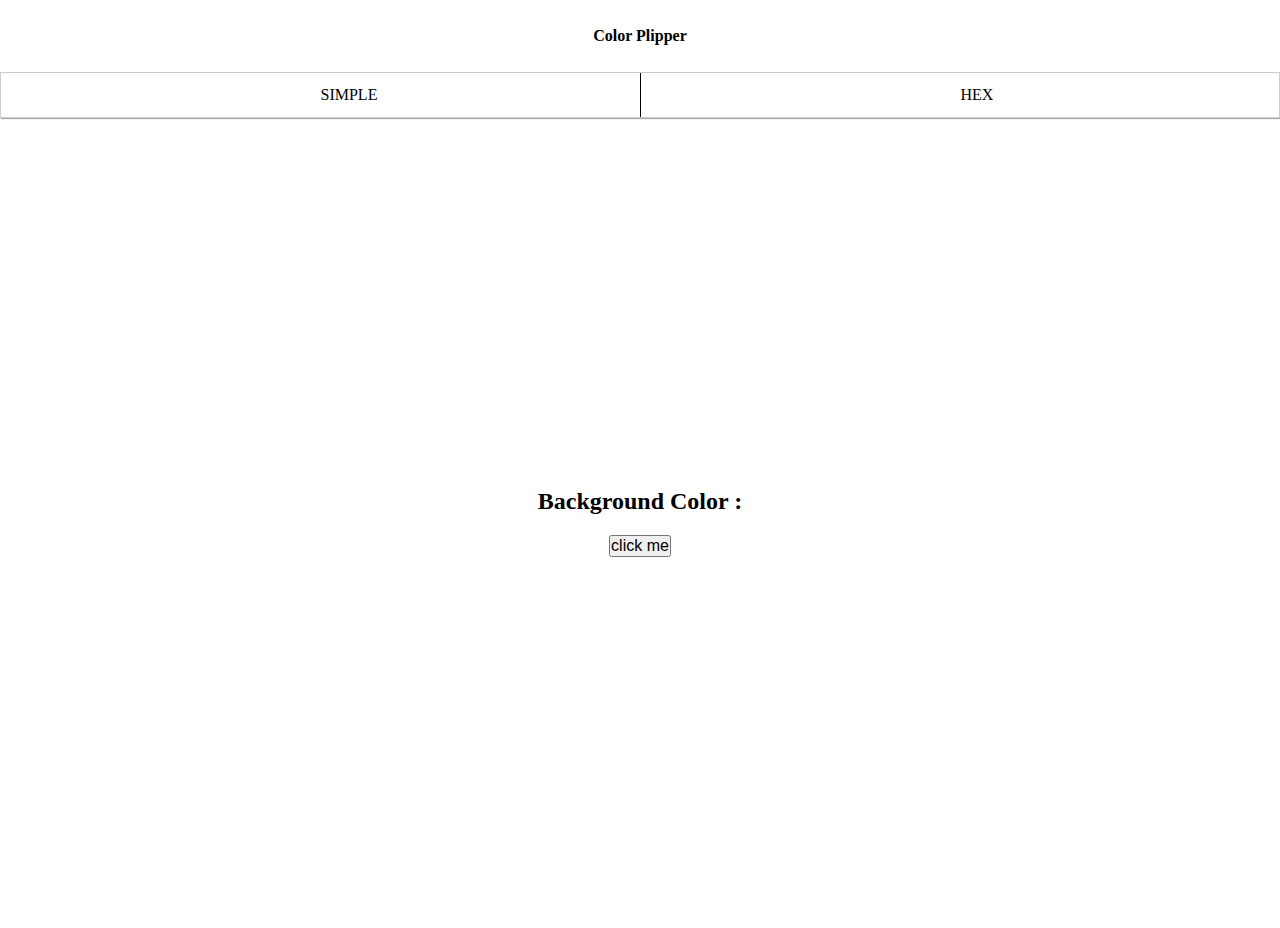
<file: color-hex/index.html>
<!DOCTYPE html>
<html lang="en">
<head>
    <meta charset="UTF-8">
    <meta http-equiv="X-UA-Compatible" content="IE=edge">
    <meta name="viewport" content="width=device-width, initial-scale=1.0">
    <title>Color-Her-simple</title>
    <link rel="stylesheet" href="style.css">
</head>
<body>
  <div class="nav">
    <div class="nav-center">
      <h4>Color Plipper</h4>
      <ul class="nav-links">
        <li class="simple">
          <a href="index.html">SIMPLE</a>
        </li>
        <li class="hex" >
          <a href="hex.html">HEX</a>
        </li>
      </ul>
    </div>
  </div>
  
  <div class="container">
    <h2 class="background-color">
        Background Color : 
        <span class="color"></span>
    </h2>
    <button class="btn">click me</button>
  </div>

  <script src="app.js"></script>
</body>
</html>
</file>
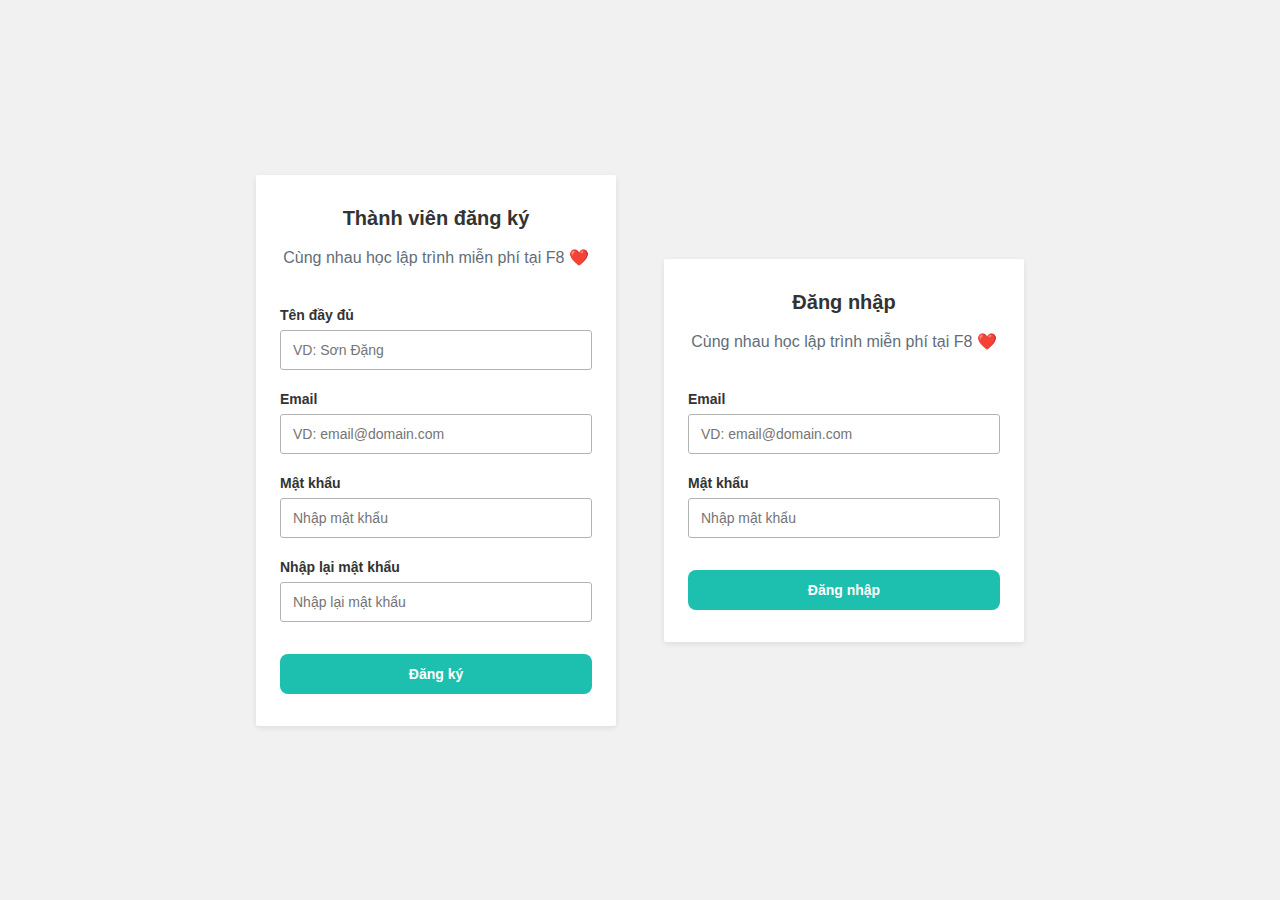
<file: project-f8/index.html>
<!DOCTYPE html>
<html lang="en">
<head>
    <meta charset="UTF-8">
    <meta http-equiv="X-UA-Compatible" content="IE=edge">
    <meta name="viewport" content="width=device-width, initial-scale=1.0">
    <link rel="stylesheet" href="style.css">
    <title>project -F8</title>
    
</head>
<body>
    
    <div class="main">

        <form action="" method="POST" class="form js-form-1" id="form-1">
          <h3 class="heading">Thành viên đăng ký</h3>
          <p class="desc">Cùng nhau học lập trình miễn phí tại F8 ❤️</p>
  
          <div class="spacer"></div>
  
          <div class="form-group">
            <label for="fullname" class="form-label">Tên đầy đủ</label>
            <input id="fullname" name="fullname" type="text" placeholder="VD: Sơn Đặng" class="form-control">
            <span class="form-message"></span>
          </div>
  
          <div class="form-group">
            <label for="email" class="form-label">Email</label>
            <input id="email" name="email" type="text" placeholder="VD: email@domain.com" class="form-control">
            <span class="form-message"></span>
          </div>
  
          <div class="form-group">
            <label for="password" class="form-label">Mật khẩu</label>
            <input id="password" name="password" type="password" placeholder="Nhập mật khẩu" class="form-control">
            <span class="form-message"></span>
          </div>
  
          <div class="form-group">
            <label for="password_confirmation" class="form-label">Nhập lại mật khẩu</label>
            <input id="password_confirmation" name="password_confirmation" placeholder="Nhập lại mật khẩu" type="password" class="form-control">
            <span class="form-message"></span>
          </div>
  
          <button class="form-submit">Đăng ký</button>
        </form>
  
        <form action="" method="POST" class="form" id="form-2">
          <h3 class="heading">Đăng nhập</h3>
          <p class="desc">Cùng nhau học lập trình miễn phí tại F8 ❤️</p>
  
          <div class="spacer"></div>
  
          <div class="form-group">
            <label for="email" class="form-label">Email</label>
            <input id="email" name="email" type="text" placeholder="VD: email@domain.com" class="form-control">
            <span class="form-message"></span>
          </div>
  
          <div class="form-group">
            <label for="password" class="form-label">Mật khẩu</label>
            <input id="password" name="password" type="password" placeholder="Nhập mật khẩu" class="form-control">
            <span class="form-message"></span>
          </div>
          <button class="form-submit">Đăng nhập</button>
        </form>
  
      </div>

     
      
      <!-- <script>
  
        document.addEventListener('DOMContentLoaded', function () {
          // Mong muốn của chúng ta
          Validator({
            form: '#form-1',
            formGroupSelector: '.form-group',
            errorSelector: '.form-message',
            rules: [
              Validator.isRequired('#fullname', 'Vui lòng nhập tên đầy đủ của bạn'),
              Validator.isEmail('#email'),
              Validator.minLength('#password', 6),
              Validator.isRequired('#password_confirmation'),
              Validator.isConfirmed('#password_confirmation', function () {
                return document.querySelector('#form-1 #password').value;
              }, 'Mật khẩu nhập lại không chính xác')
            ],
            onSubmit: function (data) {
              // Call API
              console.log(data);
            }
          });
  
  
          Validator({
            form: '#form-2',
            formGroupSelector: '.form-group',
            errorSelector: '.form-message',
            rules: [
              Validator.isEmail('#email'),
              Validator.minLength('#password', 6),
            ],
            onSubmit: function (data) {
              // Call API
              console.log(data);
            }
          });
        });
  
      </script> -->
    
</body>
</html>
</file>
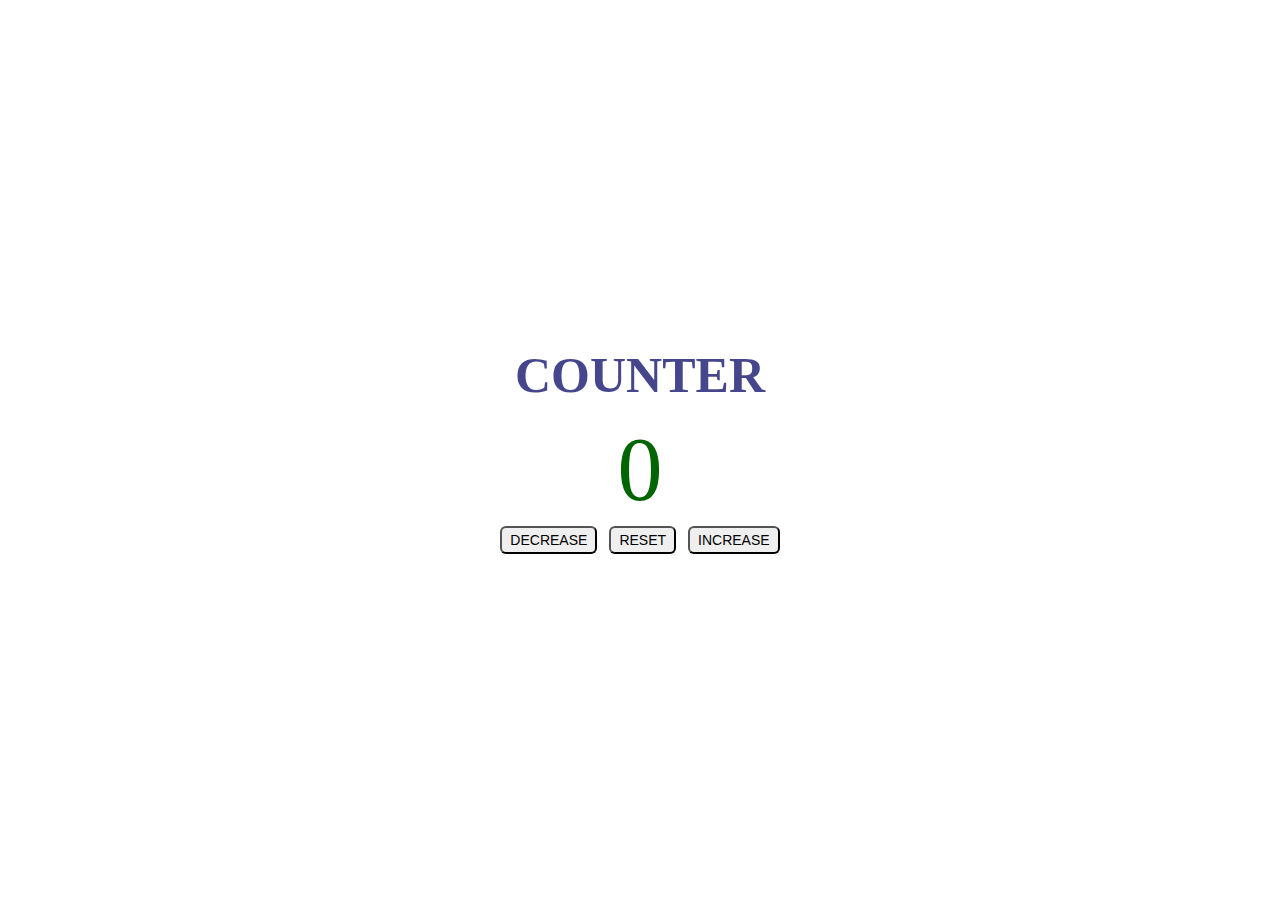
<file: project/counter/index.html>
<!DOCTYPE html>
<html lang="en">
<head>
    <meta charset="UTF-8">
    <meta http-equiv="X-UA-Compatible" content="IE=edge">
    <meta name="viewport" content="width=device-width, initial-scale=1.0">
    <title>COUNTER</title>
    <link rel="stylesheet" href="style.css">
</head>
<body>
    <div class="container">
      <h1 class="head">COUNTER</h1>
      <span class="number">0</span>
      <div class="btn-container">
        <button class="btn decrease">DECREASE</button>
        <button class="btn reset">RESET</button>
        <button class="btn increase">INCREASE</button>
      </div>
    </div>
    <script src="app.js"></script>
</body>
</html>
</file>
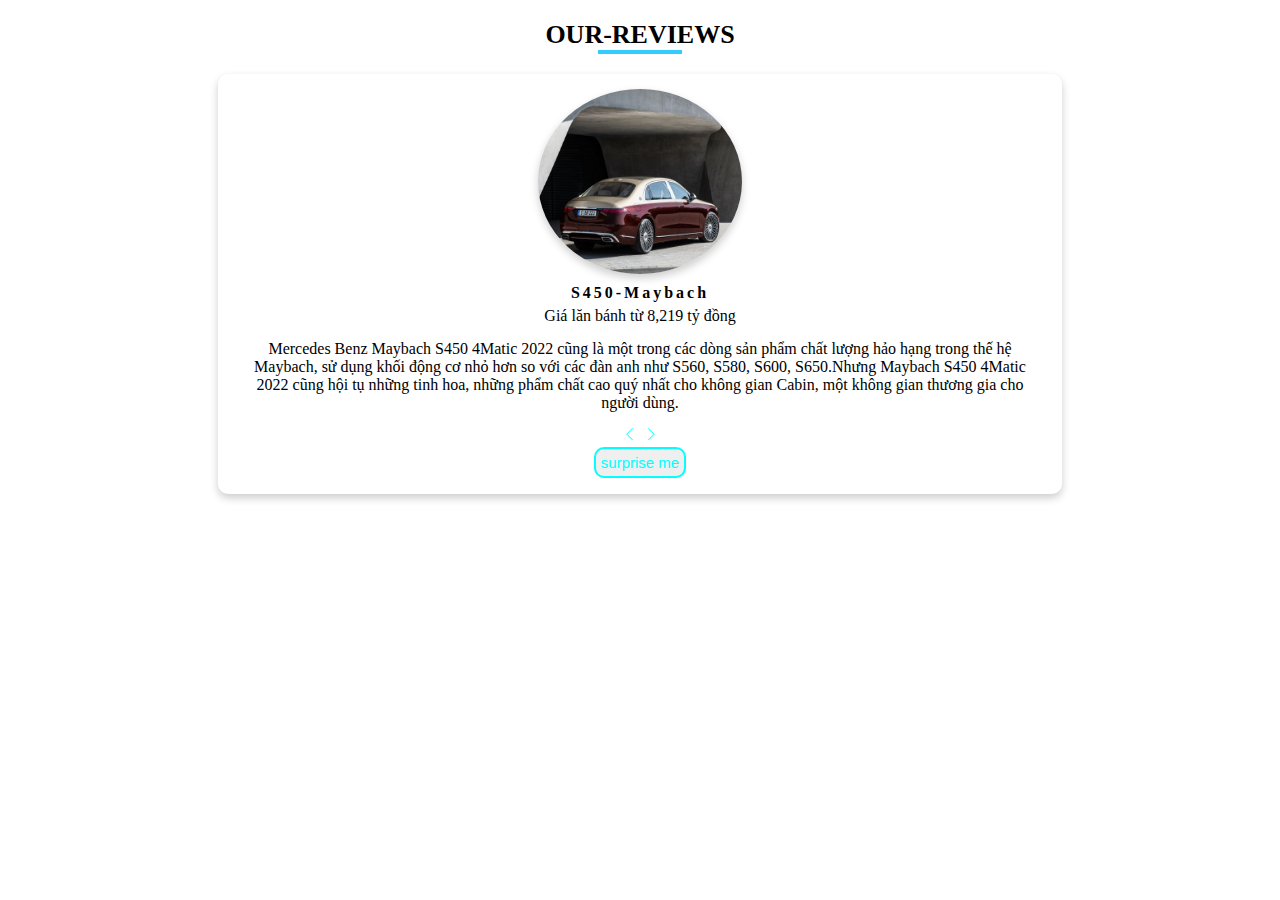
<file: project/our-reviews/index.html>
<!DOCTYPE html>
<html lang="en">
<head>
    <meta charset="UTF-8">
    <meta http-equiv="X-UA-Compatible" content="IE=edge">
    <meta name="viewport" content="width=device-width, initial-scale=1.0">
    <title>OUR-REVIEWS</title>
    <link rel="stylesheet" href="style.css">
    <link rel="stylesheet" href="./fonts/themify-icons/themify-icons.css">
</head>
<body>
  <div class="container">
    <!-- title -->
    <div class="title">
      <h2>OUR-REVIEWS</h2>
      <div class="underline"></div>
    </div>
    <!-- reviews -->
    <div class="reviews">
      <div class="reviews-img">
        <img src="./img/c300.jpg" alt="c300" id="person-img">
      </div>
      <h4 class="author">C300-AMG</h4>
      <p class="job">Giá xe Mercedes C300 AMG 2022: 2,089,000,000 VND</p>
      <div class="text-info">
      <p id="info" class="info">
        Thiết kế đầu xe C300 AMG vẫn là một nan ngang kèm logo ngôi sao 3 cánh nhưng xung quanh được trang trí kiểu kim cương mới.  Bộ đèn full LED Hiệu suất cao, hỗ trợ ánh sáng cao thích ứng. Riêng bản C300 AMG First Edition có cụm đèn pha thông minh Digital Light giống trên các phiên bản S-Class Maybach      
      </p> 
    </div>
    <!-- prev next button -->
      <div class="container-btn">
        <button class="prev-btn">
          <i class="ti-angle-left"></i>
        <button class="next-btn" id="btn-next">
          <i class="ti-angle-right"></i>
        </button>
      </div>
    <!-- random btn -->
    <div class="random">
      <button class="random-btn">surprise me</button>
    </div>
    </div>
  </div>
  <script src="app.js"></script>
</body>
</html>
</file>
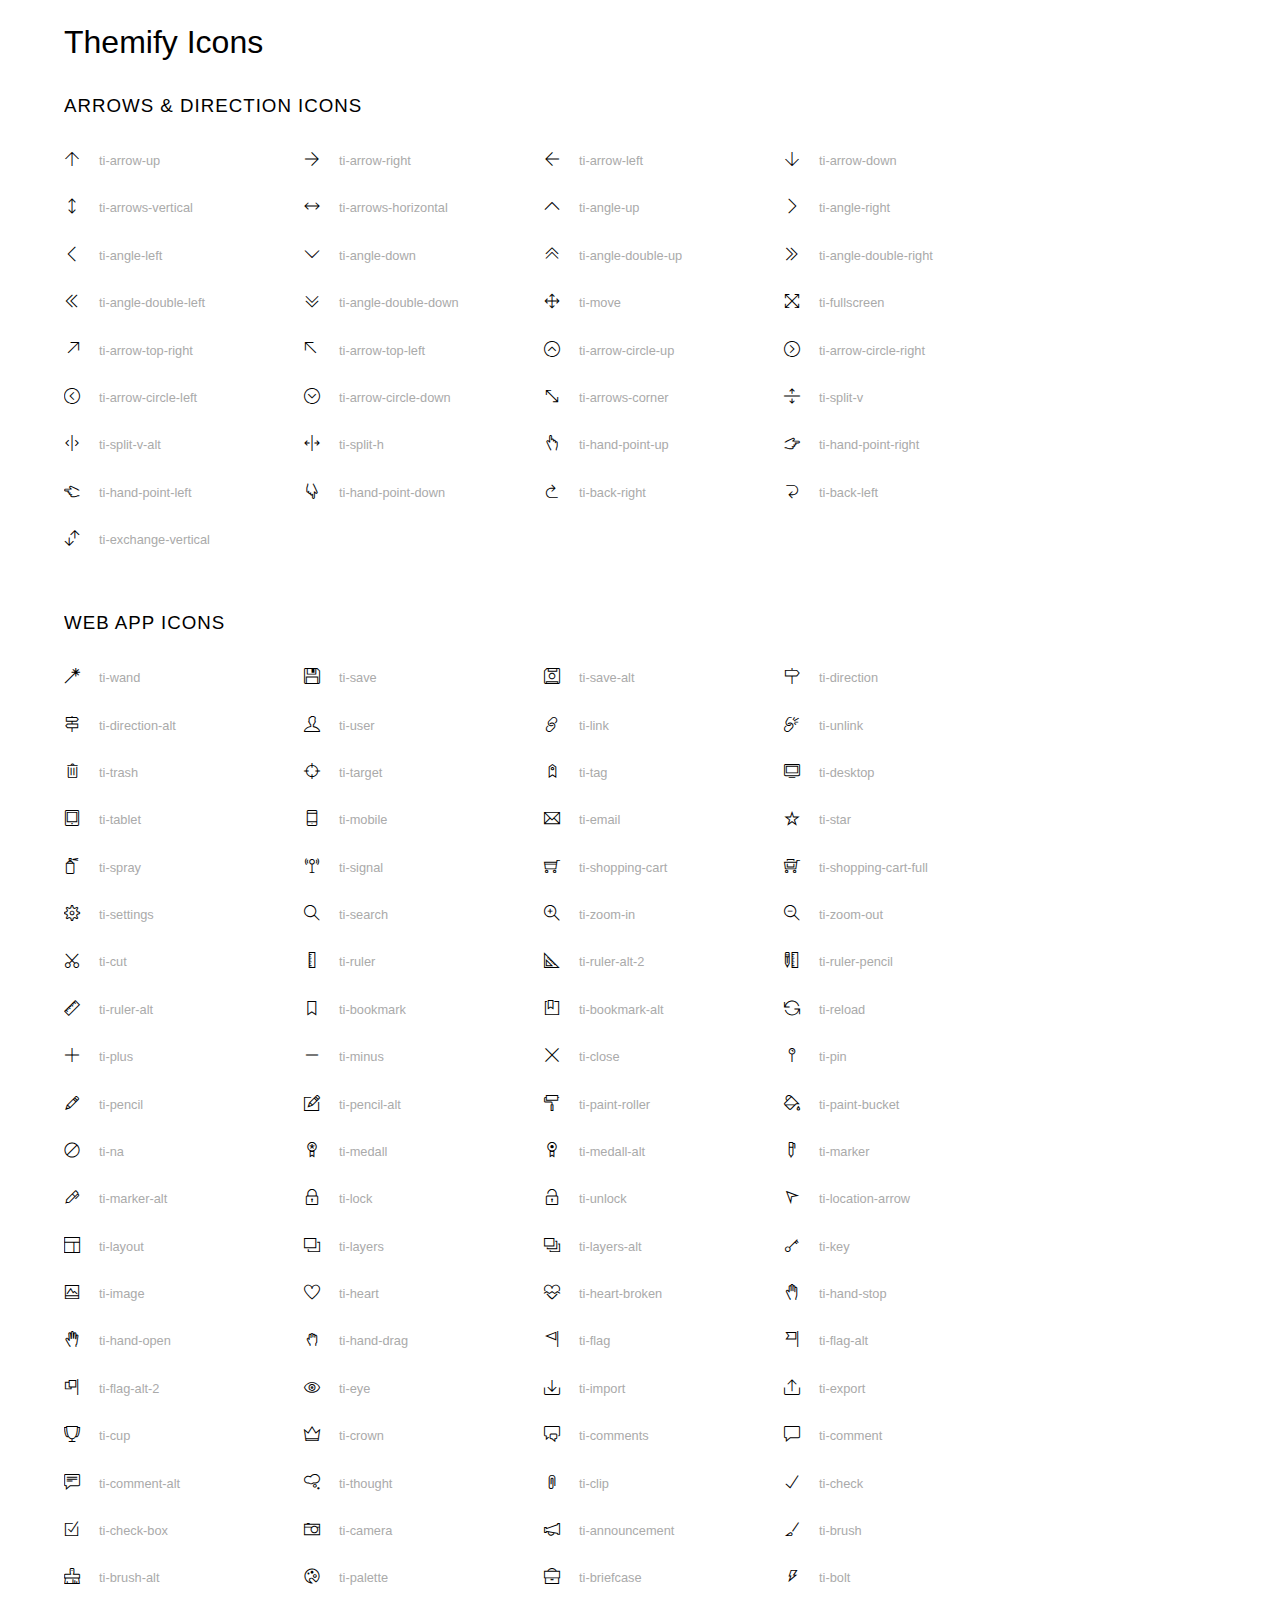
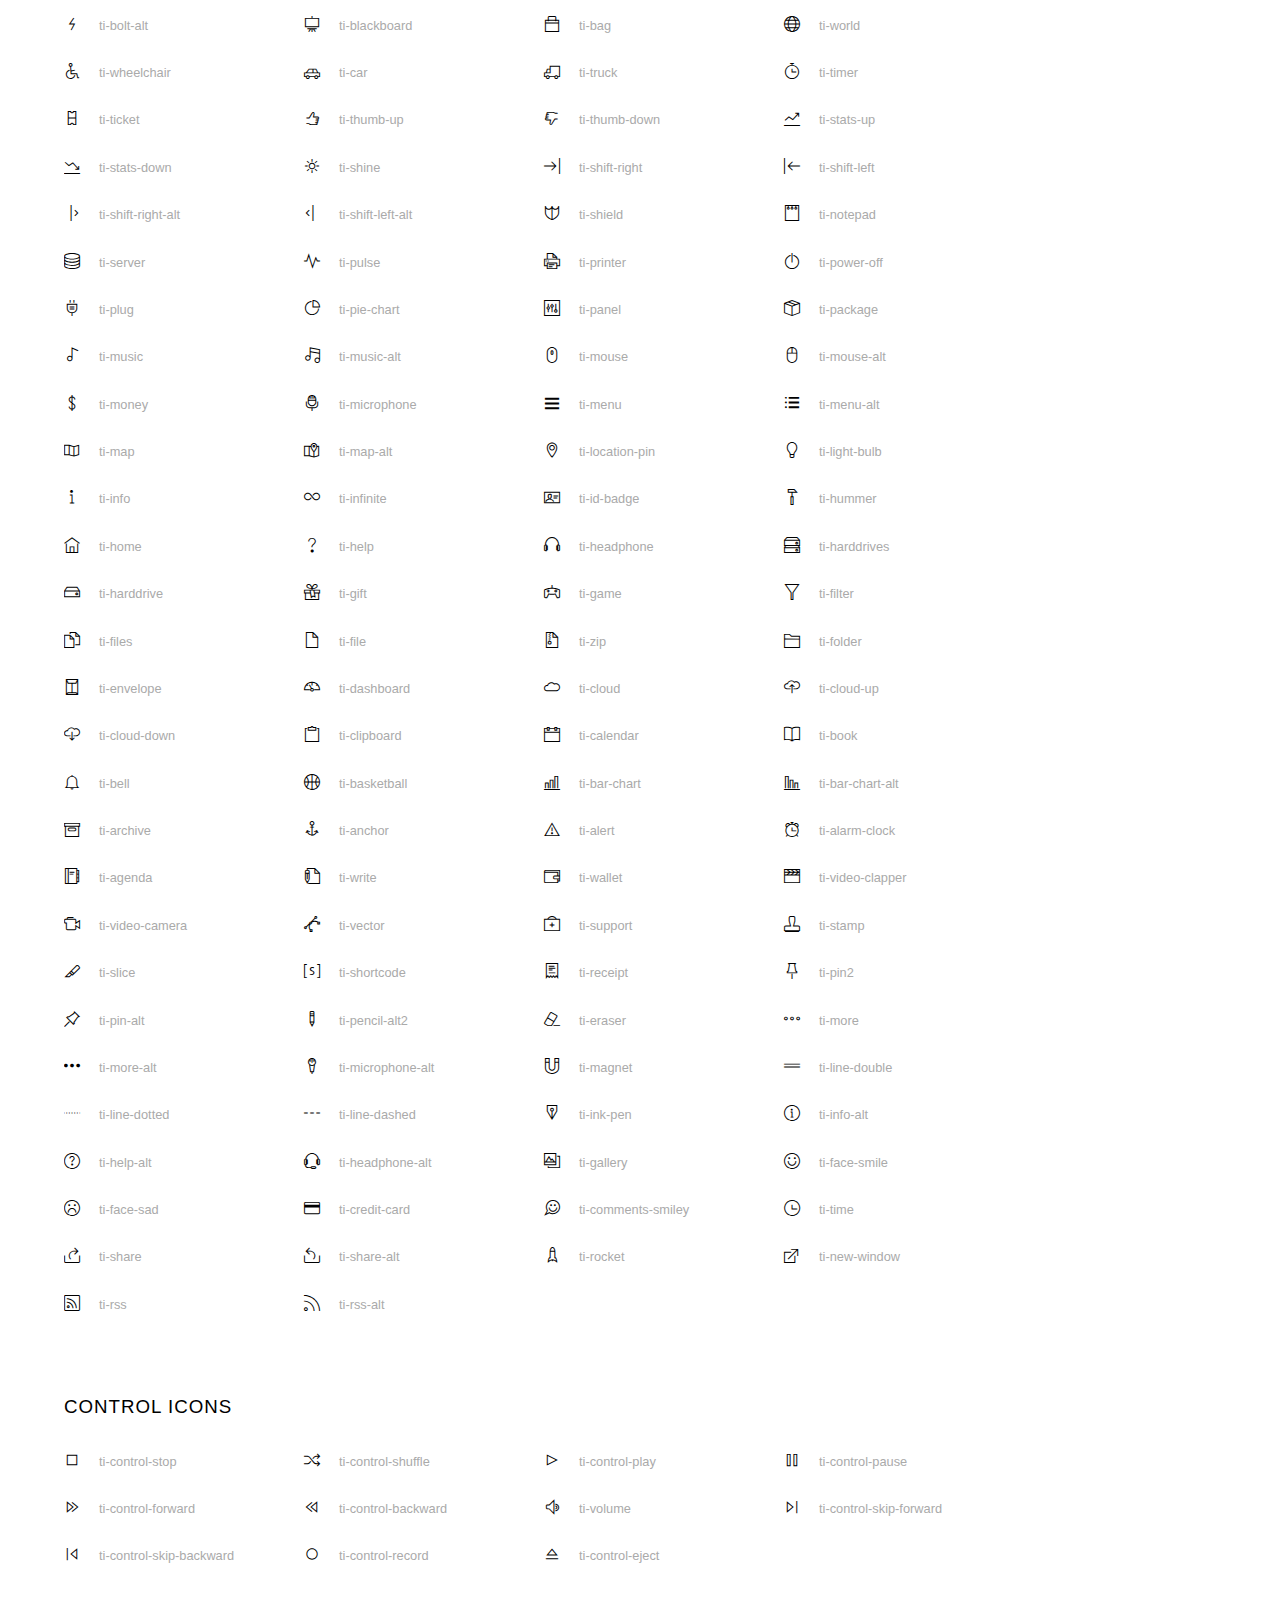
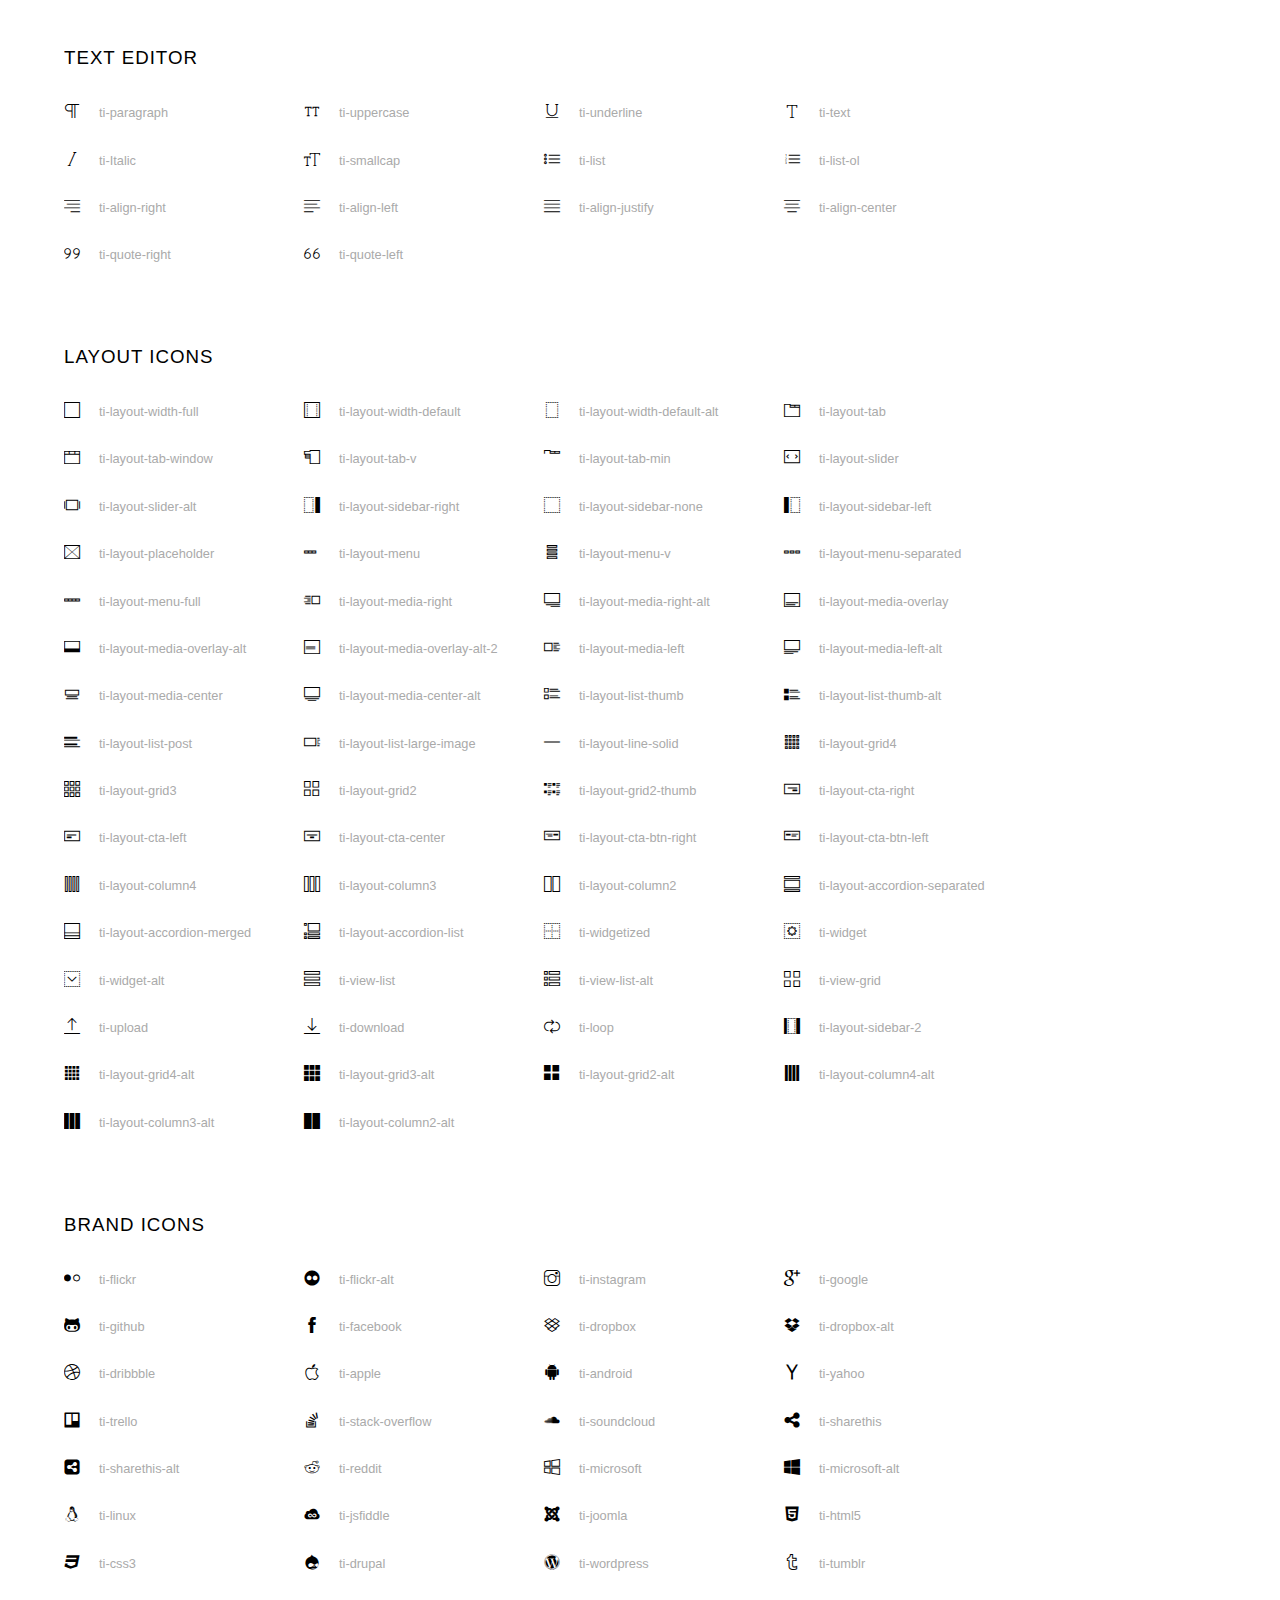
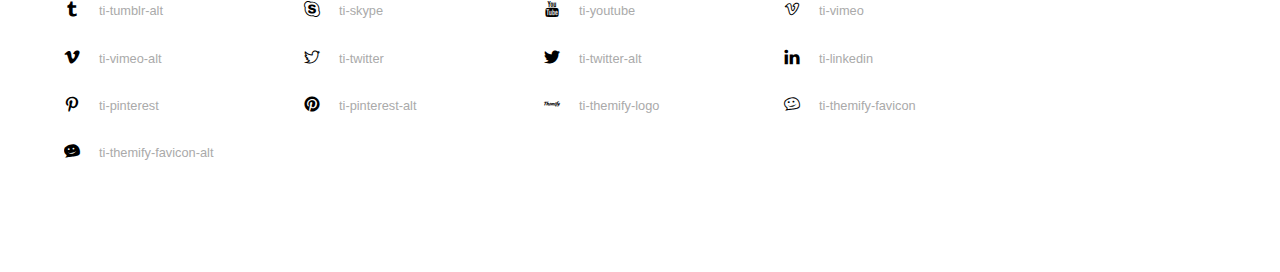
<file: project/our-reviews/fonts/themify-icons/index.html>
<!doctype html>
<html>
<head>
	<meta charset="utf-8">
	<title>Themify Icon Font</title>
	<meta name="viewport" content="width=device-width">
	<link rel="stylesheet" href="demo-files/demo.css">
	<link rel="stylesheet" href="themify-icons.css">
	<!--[if lt IE 8]><!-->
	<link rel="stylesheet" href="ie7/ie7.css">
	<!--<![endif]-->
</head>
<body>
	<h1>Themify Icons</h1>

	<div class="icon-section">

		<div class="icon-section">
			<h3>Arrows &amp; Direction Icons </h3>

			<div class="icon-container">
				<span class="ti-arrow-up"></span><span class="icon-name"> ti-arrow-up</span>
			</div>
			<div class="icon-container">
				<span class="ti-arrow-right"></span><span class="icon-name"> ti-arrow-right</span>
			</div>
			<div class="icon-container">
				<span class="ti-arrow-left"></span><span class="icon-name"> ti-arrow-left</span>
			</div>
			<div class="icon-container">
				<span class="ti-arrow-down"></span><span class="icon-name"> ti-arrow-down</span>
			</div>
			<div class="icon-container">
				<span class="ti-arrows-vertical"></span><span class="icon-name"> ti-arrows-vertical</span>
			</div>
			<div class="icon-container">
				<span class="ti-arrows-horizontal"></span><span class="icon-name"> ti-arrows-horizontal</span>
			</div>
			<div class="icon-container">
				<span class="ti-angle-up"></span><span class="icon-name"> ti-angle-up</span>
			</div>
			<div class="icon-container">
				<span class="ti-angle-right"></span><span class="icon-name"> ti-angle-right</span>
			</div>
			<div class="icon-container">
				<span class="ti-angle-left"></span><span class="icon-name"> ti-angle-left</span>
			</div>
			<div class="icon-container">
				<span class="ti-angle-down"></span><span class="icon-name"> ti-angle-down</span>
			</div>	
			<div class="icon-container">
				<span class="ti-angle-double-up"></span><span class="icon-name"> ti-angle-double-up</span>
			</div>
			<div class="icon-container">
				<span class="ti-angle-double-right"></span><span class="icon-name"> ti-angle-double-right</span>
			</div>
			<div class="icon-container">
				<span class="ti-angle-double-left"></span><span class="icon-name"> ti-angle-double-left</span>
			</div>
			<div class="icon-container">
				<span class="ti-angle-double-down"></span><span class="icon-name"> ti-angle-double-down</span>
			</div>					
			<div class="icon-container">
				<span class="ti-move"></span><span class="icon-name"> ti-move</span>
			</div>
			<div class="icon-container">
				<span class="ti-fullscreen"></span><span class="icon-name"> ti-fullscreen</span>
			</div>
			<div class="icon-container">
				<span class="ti-arrow-top-right"></span><span class="icon-name"> ti-arrow-top-right</span>
			</div>
			<div class="icon-container">
				<span class="ti-arrow-top-left"></span><span class="icon-name"> ti-arrow-top-left</span>
			</div>
			<div class="icon-container">
				<span class="ti-arrow-circle-up"></span><span class="icon-name"> ti-arrow-circle-up</span>
			</div>
			<div class="icon-container">
				<span class="ti-arrow-circle-right"></span><span class="icon-name"> ti-arrow-circle-right</span>
			</div>
			<div class="icon-container">
				<span class="ti-arrow-circle-left"></span><span class="icon-name"> ti-arrow-circle-left</span>
			</div>
			<div class="icon-container">
				<span class="ti-arrow-circle-down"></span><span class="icon-name"> ti-arrow-circle-down</span>
			</div>
			<div class="icon-container">
				<span class="ti-arrows-corner"></span><span class="icon-name"> ti-arrows-corner</span>
			</div>
			<div class="icon-container">
				<span class="ti-split-v"></span><span class="icon-name"> ti-split-v</span>
			</div>

			<div class="icon-container">
				<span class="ti-split-v-alt"></span><span class="icon-name"> ti-split-v-alt</span>
			</div>
			<div class="icon-container">
				<span class="ti-split-h"></span><span class="icon-name"> ti-split-h</span>
			</div>
			<div class="icon-container">
				<span class="ti-hand-point-up"></span><span class="icon-name"> ti-hand-point-up</span>
			</div>
			<div class="icon-container">
				<span class="ti-hand-point-right"></span><span class="icon-name"> ti-hand-point-right</span>
			</div>
			<div class="icon-container">
				<span class="ti-hand-point-left"></span><span class="icon-name"> ti-hand-point-left</span>
			</div>
			<div class="icon-container">
				<span class="ti-hand-point-down"></span><span class="icon-name"> ti-hand-point-down</span>
			</div>
			<div class="icon-container">
				<span class="ti-back-right"></span><span class="icon-name"> ti-back-right</span>
			</div>
			<div class="icon-container">
				<span class="ti-back-left"></span><span class="icon-name"> ti-back-left</span>
			</div>
			<div class="icon-container">
				<span class="ti-exchange-vertical"></span><span class="icon-name"> ti-exchange-vertical</span>
			</div>

		</div> <!-- Arrows Icons -->



		<h3>Web App Icons</h3>
		
		<div class="icon-section">

			<div class="icon-container">
				<span class="ti-wand"></span><span class="icon-name"> ti-wand</span>
			</div>
			<div class="icon-container">
				<span class="ti-save"></span><span class="icon-name"> ti-save</span>
			</div>
			<div class="icon-container">
				<span class="ti-save-alt"></span><span class="icon-name"> ti-save-alt</span>
			</div>

			<div class="icon-container">
				<span class="ti-direction"></span><span class="icon-name"> ti-direction</span>
			</div>
			<div class="icon-container">
				<span class="ti-direction-alt"></span><span class="icon-name"> ti-direction-alt</span>
			</div>
			<div class="icon-container">
				<span class="ti-user"></span><span class="icon-name"> ti-user</span>
			</div>
			<div class="icon-container">
				<span class="ti-link"></span><span class="icon-name"> ti-link</span>
			</div>
			<div class="icon-container">
				<span class="ti-unlink"></span><span class="icon-name"> ti-unlink</span>
			</div>
			<div class="icon-container">
				<span class="ti-trash"></span><span class="icon-name"> ti-trash</span>
			</div>
			<div class="icon-container">
				<span class="ti-target"></span><span class="icon-name"> ti-target</span>
			</div>
			<div class="icon-container">
				<span class="ti-tag"></span><span class="icon-name"> ti-tag</span>
			</div>
			<div class="icon-container">
				<span class="ti-desktop"></span><span class="icon-name"> ti-desktop</span>
			</div>
			<div class="icon-container">
				<span class="ti-tablet"></span><span class="icon-name"> ti-tablet</span>
			</div>
			<div class="icon-container">
				<span class="ti-mobile"></span><span class="icon-name"> ti-mobile</span>
			</div>
			<div class="icon-container">
				<span class="ti-email"></span><span class="icon-name"> ti-email</span>
			</div>	
			<div class="icon-container">
				<span class="ti-star"></span><span class="icon-name"> ti-star</span>
			</div>
			<div class="icon-container">
				<span class="ti-spray"></span><span class="icon-name"> ti-spray</span>
			</div>
			<div class="icon-container">
				<span class="ti-signal"></span><span class="icon-name"> ti-signal</span>
			</div>
			<div class="icon-container">
				<span class="ti-shopping-cart"></span><span class="icon-name"> ti-shopping-cart</span>
			</div>
			<div class="icon-container">
				<span class="ti-shopping-cart-full"></span><span class="icon-name"> ti-shopping-cart-full</span>
			</div>
			<div class="icon-container">
				<span class="ti-settings"></span><span class="icon-name"> ti-settings</span>
			</div>
			<div class="icon-container">
				<span class="ti-search"></span><span class="icon-name"> ti-search</span>
			</div>
			<div class="icon-container">
				<span class="ti-zoom-in"></span><span class="icon-name"> ti-zoom-in</span>
			</div>
			<div class="icon-container">
				<span class="ti-zoom-out"></span><span class="icon-name"> ti-zoom-out</span>
			</div>
			<div class="icon-container">
				<span class="ti-cut"></span><span class="icon-name"> ti-cut</span>
			</div>
			<div class="icon-container">
				<span class="ti-ruler"></span><span class="icon-name"> ti-ruler</span>
			</div>
			<div class="icon-container">
				<span class="ti-ruler-alt-2"></span><span class="icon-name"> ti-ruler-alt-2</span>
			</div>			
			<div class="icon-container">
				<span class="ti-ruler-pencil"></span><span class="icon-name"> ti-ruler-pencil</span>
			</div>
			<div class="icon-container">
				<span class="ti-ruler-alt"></span><span class="icon-name"> ti-ruler-alt</span>
			</div>
			<div class="icon-container">
				<span class="ti-bookmark"></span><span class="icon-name"> ti-bookmark</span>
			</div>
			<div class="icon-container">
				<span class="ti-bookmark-alt"></span><span class="icon-name"> ti-bookmark-alt</span>
			</div>
			<div class="icon-container">
				<span class="ti-reload"></span><span class="icon-name"> ti-reload</span>
			</div>
			<div class="icon-container">
				<span class="ti-plus"></span><span class="icon-name"> ti-plus</span>
			</div>
			<div class="icon-container">
				<span class="ti-minus"></span><span class="icon-name"> ti-minus</span>
			</div>
			<div class="icon-container">
				<span class="ti-close"></span><span class="icon-name"> ti-close</span>
			</div>			
			<div class="icon-container">
				<span class="ti-pin"></span><span class="icon-name"> ti-pin</span>
			</div>
			<div class="icon-container">
				<span class="ti-pencil"></span><span class="icon-name"> ti-pencil</span>
			</div>
					
		  	<div class="icon-container">
				<span class="ti-pencil-alt"></span><span class="icon-name"> ti-pencil-alt</span>
			</div>
			<div class="icon-container">
				<span class="ti-paint-roller"></span><span class="icon-name"> ti-paint-roller</span>
			</div>
			<div class="icon-container">
				<span class="ti-paint-bucket"></span><span class="icon-name"> ti-paint-bucket</span>
			</div>
			<div class="icon-container">
				<span class="ti-na"></span><span class="icon-name"> ti-na</span>
			</div>
			<div class="icon-container">
				<span class="ti-medall"></span><span class="icon-name"> ti-medall</span>
			</div>
			<div class="icon-container">
				<span class="ti-medall-alt"></span><span class="icon-name"> ti-medall-alt</span>
			</div>
			<div class="icon-container">
				<span class="ti-marker"></span><span class="icon-name"> ti-marker</span>
			</div>
			<div class="icon-container">
				<span class="ti-marker-alt"></span><span class="icon-name"> ti-marker-alt</span>
			</div>

			<div class="icon-container">
				<span class="ti-lock"></span><span class="icon-name"> ti-lock</span>
			</div>
			<div class="icon-container">
				<span class="ti-unlock"></span><span class="icon-name"> ti-unlock</span>
			</div>
			<div class="icon-container">
				<span class="ti-location-arrow"></span><span class="icon-name"> ti-location-arrow</span>
			</div>
			<div class="icon-container">
				<span class="ti-layout"></span><span class="icon-name"> ti-layout</span>
			</div>
			<div class="icon-container">
				<span class="ti-layers"></span><span class="icon-name"> ti-layers</span>
			</div>
			<div class="icon-container">
				<span class="ti-layers-alt"></span><span class="icon-name"> ti-layers-alt</span>
			</div>
			<div class="icon-container">
				<span class="ti-key"></span><span class="icon-name"> ti-key</span>
			</div>
			<div class="icon-container">
				<span class="ti-image"></span><span class="icon-name"> ti-image</span>
			</div>
			<div class="icon-container">
				<span class="ti-heart"></span><span class="icon-name"> ti-heart</span>
			</div>
			<div class="icon-container">
				<span class="ti-heart-broken"></span><span class="icon-name"> ti-heart-broken</span>
			</div>
			<div class="icon-container">
				<span class="ti-hand-stop"></span><span class="icon-name"> ti-hand-stop</span>
			</div>
			<div class="icon-container">
				<span class="ti-hand-open"></span><span class="icon-name"> ti-hand-open</span>
			</div>
			<div class="icon-container">
				<span class="ti-hand-drag"></span><span class="icon-name"> ti-hand-drag</span>
			</div>
			<div class="icon-container">
				<span class="ti-flag"></span><span class="icon-name"> ti-flag</span>
			</div>
			<div class="icon-container">
				<span class="ti-flag-alt"></span><span class="icon-name"> ti-flag-alt</span>
			</div>
			<div class="icon-container">
				<span class="ti-flag-alt-2"></span><span class="icon-name"> ti-flag-alt-2</span>
			</div>
			<div class="icon-container">
				<span class="ti-eye"></span><span class="icon-name"> ti-eye</span>
			</div>
			<div class="icon-container">
				<span class="ti-import"></span><span class="icon-name"> ti-import</span>
			</div>			
			<div class="icon-container">
				<span class="ti-export"></span><span class="icon-name"> ti-export</span>
			</div>
			<div class="icon-container">
				<span class="ti-cup"></span><span class="icon-name"> ti-cup</span>
			</div>
			<div class="icon-container">
				<span class="ti-crown"></span><span class="icon-name"> ti-crown</span>
			</div>
			<div class="icon-container">
				<span class="ti-comments"></span><span class="icon-name"> ti-comments</span>
			</div>
			<div class="icon-container">
				<span class="ti-comment"></span><span class="icon-name"> ti-comment</span>
			</div>
			<div class="icon-container">
				<span class="ti-comment-alt"></span><span class="icon-name"> ti-comment-alt</span>
			</div>
			<div class="icon-container">
				<span class="ti-thought"></span><span class="icon-name"> ti-thought</span>
			</div>			
			<div class="icon-container">
				<span class="ti-clip"></span><span class="icon-name"> ti-clip</span>
			</div>

			<div class="icon-container">
				<span class="ti-check"></span><span class="icon-name"> ti-check</span>
			</div>
			<div class="icon-container">
				<span class="ti-check-box"></span><span class="icon-name"> ti-check-box</span>
			</div>
			<div class="icon-container">
				<span class="ti-camera"></span><span class="icon-name"> ti-camera</span>
			</div>
			<div class="icon-container">
				<span class="ti-announcement"></span><span class="icon-name"> ti-announcement</span>
			</div>
			<div class="icon-container">
				<span class="ti-brush"></span><span class="icon-name"> ti-brush</span>
			</div>
			<div class="icon-container">
				<span class="ti-brush-alt"></span><span class="icon-name"> ti-brush-alt</span>
			</div>
			<div class="icon-container">
				<span class="ti-palette"></span><span class="icon-name"> ti-palette</span>
			</div>			
			<div class="icon-container">
				<span class="ti-briefcase"></span><span class="icon-name"> ti-briefcase</span>
			</div>
			<div class="icon-container">
				<span class="ti-bolt"></span><span class="icon-name"> ti-bolt</span>
			</div>
			<div class="icon-container">
				<span class="ti-bolt-alt"></span><span class="icon-name"> ti-bolt-alt</span>
			</div>
			<div class="icon-container">
				<span class="ti-blackboard"></span><span class="icon-name"> ti-blackboard</span>
			</div>
			<div class="icon-container">
				<span class="ti-bag"></span><span class="icon-name"> ti-bag</span>
			</div>
			<div class="icon-container">
				<span class="ti-world"></span><span class="icon-name"> ti-world</span>
			</div>
			<div class="icon-container">
				<span class="ti-wheelchair"></span><span class="icon-name"> ti-wheelchair</span>
			</div>
			<div class="icon-container">
				<span class="ti-car"></span><span class="icon-name"> ti-car</span>
			</div>
			<div class="icon-container">
				<span class="ti-truck"></span><span class="icon-name"> ti-truck</span>
			</div>
			<div class="icon-container">
				<span class="ti-timer"></span><span class="icon-name"> ti-timer</span>
			</div>
			<div class="icon-container">
				<span class="ti-ticket"></span><span class="icon-name"> ti-ticket</span>
			</div>
			<div class="icon-container">
				<span class="ti-thumb-up"></span><span class="icon-name"> ti-thumb-up</span>
			</div>
			<div class="icon-container">
				<span class="ti-thumb-down"></span><span class="icon-name"> ti-thumb-down</span>
			</div>

			<div class="icon-container">
				<span class="ti-stats-up"></span><span class="icon-name"> ti-stats-up</span>
			</div>
			<div class="icon-container">
				<span class="ti-stats-down"></span><span class="icon-name"> ti-stats-down</span>
			</div>
			<div class="icon-container">
				<span class="ti-shine"></span><span class="icon-name"> ti-shine</span>
			</div>
			<div class="icon-container">
				<span class="ti-shift-right"></span><span class="icon-name"> ti-shift-right</span>
			</div>
			<div class="icon-container">
				<span class="ti-shift-left"></span><span class="icon-name"> ti-shift-left</span>
			</div>

			<div class="icon-container">
				<span class="ti-shift-right-alt"></span><span class="icon-name"> ti-shift-right-alt</span>
			</div>
			<div class="icon-container">
				<span class="ti-shift-left-alt"></span><span class="icon-name"> ti-shift-left-alt</span>
			</div>
			<div class="icon-container">
				<span class="ti-shield"></span><span class="icon-name"> ti-shield</span>
			</div>
			<div class="icon-container">
				<span class="ti-notepad"></span><span class="icon-name"> ti-notepad</span>
			</div>
			<div class="icon-container">
				<span class="ti-server"></span><span class="icon-name"> ti-server</span>
			</div>

			<div class="icon-container">
				<span class="ti-pulse"></span><span class="icon-name"> ti-pulse</span>
			</div>
			<div class="icon-container">
				<span class="ti-printer"></span><span class="icon-name"> ti-printer</span>
			</div>
			<div class="icon-container">
				<span class="ti-power-off"></span><span class="icon-name"> ti-power-off</span>
			</div>
			<div class="icon-container">
				<span class="ti-plug"></span><span class="icon-name"> ti-plug</span>
			</div>
			<div class="icon-container">
				<span class="ti-pie-chart"></span><span class="icon-name"> ti-pie-chart</span>
			</div>

			<div class="icon-container">
				<span class="ti-panel"></span><span class="icon-name"> ti-panel</span>
			</div>
			<div class="icon-container">
				<span class="ti-package"></span><span class="icon-name"> ti-package</span>
			</div>
			<div class="icon-container">
				<span class="ti-music"></span><span class="icon-name"> ti-music</span>
			</div>
			<div class="icon-container">
				<span class="ti-music-alt"></span><span class="icon-name"> ti-music-alt</span>
			</div>
			<div class="icon-container">
				<span class="ti-mouse"></span><span class="icon-name"> ti-mouse</span>
			</div>
			<div class="icon-container">
				<span class="ti-mouse-alt"></span><span class="icon-name"> ti-mouse-alt</span>
			</div>
			<div class="icon-container">
				<span class="ti-money"></span><span class="icon-name"> ti-money</span>
			</div>
			<div class="icon-container">
				<span class="ti-microphone"></span><span class="icon-name"> ti-microphone</span>
			</div>
			<div class="icon-container">
				<span class="ti-menu"></span><span class="icon-name"> ti-menu</span>
			</div>
			<div class="icon-container">
				<span class="ti-menu-alt"></span><span class="icon-name"> ti-menu-alt</span>
			</div>
			<div class="icon-container">
				<span class="ti-map"></span><span class="icon-name"> ti-map</span>
			</div>
			<div class="icon-container">
				<span class="ti-map-alt"></span><span class="icon-name"> ti-map-alt</span>
			</div>

			<div class="icon-container">
				<span class="ti-location-pin"></span><span class="icon-name"> ti-location-pin</span>
			</div>

			<div class="icon-container">
				<span class="ti-light-bulb"></span><span class="icon-name"> ti-light-bulb</span>
			</div>
			<div class="icon-container">
				<span class="ti-info"></span><span class="icon-name"> ti-info</span>
			</div>
			<div class="icon-container">
				<span class="ti-infinite"></span><span class="icon-name"> ti-infinite</span>
			</div>
			<div class="icon-container">
				<span class="ti-id-badge"></span><span class="icon-name"> ti-id-badge</span>
			</div>
			<div class="icon-container">
				<span class="ti-hummer"></span><span class="icon-name"> ti-hummer</span>
			</div>
			<div class="icon-container">
				<span class="ti-home"></span><span class="icon-name"> ti-home</span>
			</div>
			<div class="icon-container">
				<span class="ti-help"></span><span class="icon-name"> ti-help</span>
			</div>
			<div class="icon-container">
				<span class="ti-headphone"></span><span class="icon-name"> ti-headphone</span>
			</div>
			<div class="icon-container">
				<span class="ti-harddrives"></span><span class="icon-name"> ti-harddrives</span>
			</div>
			<div class="icon-container">
				<span class="ti-harddrive"></span><span class="icon-name"> ti-harddrive</span>
			</div>
			<div class="icon-container">
				<span class="ti-gift"></span><span class="icon-name"> ti-gift</span>
			</div>
			<div class="icon-container">
				<span class="ti-game"></span><span class="icon-name"> ti-game</span>
			</div>
			<div class="icon-container">
				<span class="ti-filter"></span><span class="icon-name"> ti-filter</span>
			</div>
			<div class="icon-container">
				<span class="ti-files"></span><span class="icon-name"> ti-files</span>
			</div>
			<div class="icon-container">
				<span class="ti-file"></span><span class="icon-name"> ti-file</span>
			</div>
			<div class="icon-container">
				<span class="ti-zip"></span><span class="icon-name"> ti-zip</span>
			</div>
			<div class="icon-container">
				<span class="ti-folder"></span><span class="icon-name"> ti-folder</span>
			</div>			
			<div class="icon-container">
				<span class="ti-envelope"></span><span class="icon-name"> ti-envelope</span>
			</div>


			<div class="icon-container">
				<span class="ti-dashboard"></span><span class="icon-name"> ti-dashboard</span>
			</div>
			<div class="icon-container">
				<span class="ti-cloud"></span><span class="icon-name"> ti-cloud</span>
			</div>
			<div class="icon-container">
				<span class="ti-cloud-up"></span><span class="icon-name"> ti-cloud-up</span>
			</div>
			<div class="icon-container">
				<span class="ti-cloud-down"></span><span class="icon-name"> ti-cloud-down</span>
			</div>
			<div class="icon-container">
				<span class="ti-clipboard"></span><span class="icon-name"> ti-clipboard</span>
			</div>
			<div class="icon-container">
				<span class="ti-calendar"></span><span class="icon-name"> ti-calendar</span>
			</div>
			<div class="icon-container">
				<span class="ti-book"></span><span class="icon-name"> ti-book</span>
			</div>
			<div class="icon-container">
				<span class="ti-bell"></span><span class="icon-name"> ti-bell</span>
			</div>
			<div class="icon-container">
				<span class="ti-basketball"></span><span class="icon-name"> ti-basketball</span>
			</div>
			<div class="icon-container">
				<span class="ti-bar-chart"></span><span class="icon-name"> ti-bar-chart</span>
			</div>
			<div class="icon-container">
				<span class="ti-bar-chart-alt"></span><span class="icon-name"> ti-bar-chart-alt</span>
			</div>


			<div class="icon-container">
				<span class="ti-archive"></span><span class="icon-name"> ti-archive</span>
			</div>
			<div class="icon-container">
				<span class="ti-anchor"></span><span class="icon-name"> ti-anchor</span>
			</div>

			<div class="icon-container">
				<span class="ti-alert"></span><span class="icon-name"> ti-alert</span>
			</div>
			<div class="icon-container">
				<span class="ti-alarm-clock"></span><span class="icon-name"> ti-alarm-clock</span>
			</div>
			<div class="icon-container">
				<span class="ti-agenda"></span><span class="icon-name"> ti-agenda</span>
			</div>
			<div class="icon-container">
				<span class="ti-write"></span><span class="icon-name"> ti-write</span>
			</div>

			<div class="icon-container">
				<span class="ti-wallet"></span><span class="icon-name"> ti-wallet</span>
			</div>
			<div class="icon-container">
				<span class="ti-video-clapper"></span><span class="icon-name"> ti-video-clapper</span>
			</div>
			<div class="icon-container">
				<span class="ti-video-camera"></span><span class="icon-name"> ti-video-camera</span>
			</div>
			<div class="icon-container">
				<span class="ti-vector"></span><span class="icon-name"> ti-vector</span>
			</div>

			<div class="icon-container">
				<span class="ti-support"></span><span class="icon-name"> ti-support</span>
			</div>
			<div class="icon-container">
				<span class="ti-stamp"></span><span class="icon-name"> ti-stamp</span>
			</div>
			<div class="icon-container">
				<span class="ti-slice"></span><span class="icon-name"> ti-slice</span>
			</div>
			<div class="icon-container">
				<span class="ti-shortcode"></span><span class="icon-name"> ti-shortcode</span>
			</div>
			<div class="icon-container">
				<span class="ti-receipt"></span><span class="icon-name"> ti-receipt</span>
			</div>
			<div class="icon-container">
				<span class="ti-pin2"></span><span class="icon-name"> ti-pin2</span>
			</div>
			<div class="icon-container">
				<span class="ti-pin-alt"></span><span class="icon-name"> ti-pin-alt</span>
			</div>
			<div class="icon-container">
				<span class="ti-pencil-alt2"></span><span class="icon-name"> ti-pencil-alt2</span>
			</div>
			<div class="icon-container">
				<span class="ti-eraser"></span><span class="icon-name"> ti-eraser</span>
			</div>			
			<div class="icon-container">
				<span class="ti-more"></span><span class="icon-name"> ti-more</span>
			</div>
			<div class="icon-container">
				<span class="ti-more-alt"></span><span class="icon-name"> ti-more-alt</span>
			</div>
			<div class="icon-container">
				<span class="ti-microphone-alt"></span><span class="icon-name"> ti-microphone-alt</span>
			</div>
			<div class="icon-container">
				<span class="ti-magnet"></span><span class="icon-name"> ti-magnet</span>
			</div>
			<div class="icon-container">
				<span class="ti-line-double"></span><span class="icon-name"> ti-line-double</span>
			</div>
			<div class="icon-container">
				<span class="ti-line-dotted"></span><span class="icon-name"> ti-line-dotted</span>
			</div>
			<div class="icon-container">
				<span class="ti-line-dashed"></span><span class="icon-name"> ti-line-dashed</span>
			</div>

			<div class="icon-container">
				<span class="ti-ink-pen"></span><span class="icon-name"> ti-ink-pen</span>
			</div>
			<div class="icon-container">
				<span class="ti-info-alt"></span><span class="icon-name"> ti-info-alt</span>
			</div>
			<div class="icon-container">
				<span class="ti-help-alt"></span><span class="icon-name"> ti-help-alt</span>
			</div>
			<div class="icon-container">
				<span class="ti-headphone-alt"></span><span class="icon-name"> ti-headphone-alt</span>
			</div>

			<div class="icon-container">
				<span class="ti-gallery"></span><span class="icon-name"> ti-gallery</span>
			</div>
			<div class="icon-container">
				<span class="ti-face-smile"></span><span class="icon-name"> ti-face-smile</span>
			</div>
			<div class="icon-container">
				<span class="ti-face-sad"></span><span class="icon-name"> ti-face-sad</span>
			</div>
			<div class="icon-container">
				<span class="ti-credit-card"></span><span class="icon-name"> ti-credit-card</span>
			</div>
			<div class="icon-container">
				<span class="ti-comments-smiley"></span><span class="icon-name"> ti-comments-smiley</span>
			</div>
			<div class="icon-container">
				<span class="ti-time"></span><span class="icon-name"> ti-time</span>
			</div>
			<div class="icon-container">
				<span class="ti-share"></span><span class="icon-name"> ti-share</span>
			</div>
			<div class="icon-container">
				<span class="ti-share-alt"></span><span class="icon-name"> ti-share-alt</span>
			</div>
			<div class="icon-container">
				<span class="ti-rocket"></span><span class="icon-name"> ti-rocket</span>
			</div>

			<div class="icon-container">
				<span class="ti-new-window"></span><span class="icon-name"> ti-new-window</span>
			</div>

			<div class="icon-container">
				<span class="ti-rss"></span><span class="icon-name"> ti-rss</span>
			</div>

			<div class="icon-container">
				<span class="ti-rss-alt"></span><span class="icon-name"> ti-rss-alt</span>
			</div>
			
		</div><!-- Web App Icons -->


		<div class="icon-section">
			<h3>Control Icons</h3>
			<div class="icon-container">
				<span class="ti-control-stop"></span><span class="icon-name"> ti-control-stop</span>
			</div>
			<div class="icon-container">
				<span class="ti-control-shuffle"></span><span class="icon-name"> ti-control-shuffle</span>
			</div>
			<div class="icon-container">
				<span class="ti-control-play"></span><span class="icon-name"> ti-control-play</span>
			</div>
			<div class="icon-container">
				<span class="ti-control-pause"></span><span class="icon-name"> ti-control-pause</span>
			</div>
			<div class="icon-container">
				<span class="ti-control-forward"></span><span class="icon-name"> ti-control-forward</span>
			</div>
			<div class="icon-container">
				<span class="ti-control-backward"></span><span class="icon-name"> ti-control-backward</span>
			</div>	
			<div class="icon-container">
				<span class="ti-volume"></span><span class="icon-name"> ti-volume</span>
			</div>
			<div class="icon-container">
				<span class="ti-control-skip-forward"></span><span class="icon-name"> ti-control-skip-forward</span>
			</div>
			<div class="icon-container">
				<span class="ti-control-skip-backward"></span><span class="icon-name"> ti-control-skip-backward</span>
			</div>
			<div class="icon-container">
				<span class="ti-control-record"></span><span class="icon-name"> ti-control-record</span>
			</div>
			<div class="icon-container">
				<span class="ti-control-eject"></span><span class="icon-name"> ti-control-eject</span>
			</div>			
		</div> <!-- Control Icons -->


		<div class="icon-section">
			<h3>Text Editor</h3>

			<div class="icon-container">
				<span class="ti-paragraph"></span><span class="icon-name"> ti-paragraph</span>
			</div>
			<div class="icon-container">
				<span class="ti-uppercase"></span><span class="icon-name"> ti-uppercase</span>
			</div>

			<div class="icon-container">
				<span class="ti-underline"></span><span class="icon-name"> ti-underline</span>
			</div>
			<div class="icon-container">
				<span class="ti-text"></span><span class="icon-name"> ti-text</span>
			</div>
			<div class="icon-container">
				<span class="ti-Italic"></span><span class="icon-name"> ti-Italic</span>
			</div>
			<div class="icon-container">
				<span class="ti-smallcap"></span><span class="icon-name"> ti-smallcap</span>
			</div>
			<div class="icon-container">
				<span class="ti-list"></span><span class="icon-name"> ti-list</span>
			</div>
			<div class="icon-container">
				<span class="ti-list-ol"></span><span class="icon-name"> ti-list-ol</span>
			</div>
			<div class="icon-container">
				<span class="ti-align-right"></span><span class="icon-name"> ti-align-right</span>
			</div>
			<div class="icon-container">
				<span class="ti-align-left"></span><span class="icon-name"> ti-align-left</span>
			</div>
			<div class="icon-container">
				<span class="ti-align-justify"></span><span class="icon-name"> ti-align-justify</span>
			</div>
			<div class="icon-container">
				<span class="ti-align-center"></span><span class="icon-name"> ti-align-center</span>
			</div>
			<div class="icon-container">
				<span class="ti-quote-right"></span><span class="icon-name"> ti-quote-right</span>
			</div>
			<div class="icon-container">
				<span class="ti-quote-left"></span><span class="icon-name"> ti-quote-left</span>
			</div>

		</div> <!-- Text Editor -->



		<div class="icon-section">
			<h3>Layout Icons</h3>
			<div class="icon-container">
				<span class="ti-layout-width-full"></span><span class="icon-name"> ti-layout-width-full</span>
			</div>
			<div class="icon-container">
				<span class="ti-layout-width-default"></span><span class="icon-name"> ti-layout-width-default</span>
			</div>
			<div class="icon-container">
				<span class="ti-layout-width-default-alt"></span><span class="icon-name"> ti-layout-width-default-alt</span>
			</div>
			<div class="icon-container">
				<span class="ti-layout-tab"></span><span class="icon-name"> ti-layout-tab</span>
			</div>
			<div class="icon-container">
				<span class="ti-layout-tab-window"></span><span class="icon-name"> ti-layout-tab-window</span>
			</div>
			<div class="icon-container">
				<span class="ti-layout-tab-v"></span><span class="icon-name"> ti-layout-tab-v</span>
			</div>
			<div class="icon-container">
				<span class="ti-layout-tab-min"></span><span class="icon-name"> ti-layout-tab-min</span>
			</div>
			<div class="icon-container">
				<span class="ti-layout-slider"></span><span class="icon-name"> ti-layout-slider</span>
			</div>
			<div class="icon-container">
				<span class="ti-layout-slider-alt"></span><span class="icon-name"> ti-layout-slider-alt</span>
			</div>
			<div class="icon-container">
				<span class="ti-layout-sidebar-right"></span><span class="icon-name"> ti-layout-sidebar-right</span>
			</div>
			<div class="icon-container">
				<span class="ti-layout-sidebar-none"></span><span class="icon-name"> ti-layout-sidebar-none</span>
			</div>
			<div class="icon-container">
				<span class="ti-layout-sidebar-left"></span><span class="icon-name"> ti-layout-sidebar-left</span>
			</div>
			<div class="icon-container">
				<span class="ti-layout-placeholder"></span><span class="icon-name"> ti-layout-placeholder</span>
			</div>
			<div class="icon-container">
				<span class="ti-layout-menu"></span><span class="icon-name"> ti-layout-menu</span>
			</div>
			<div class="icon-container">
				<span class="ti-layout-menu-v"></span><span class="icon-name"> ti-layout-menu-v</span>
			</div>
			<div class="icon-container">
				<span class="ti-layout-menu-separated"></span><span class="icon-name"> ti-layout-menu-separated</span>
			</div>
			<div class="icon-container">
				<span class="ti-layout-menu-full"></span><span class="icon-name"> ti-layout-menu-full</span>
			</div>
			<div class="icon-container">
				<span class="ti-layout-media-right"></span><span class="icon-name"> ti-layout-media-right</span>
			</div>
			<div class="icon-container">
				<span class="ti-layout-media-right-alt"></span><span class="icon-name"> ti-layout-media-right-alt</span>
			</div>
			<div class="icon-container">
				<span class="ti-layout-media-overlay"></span><span class="icon-name"> ti-layout-media-overlay</span>
			</div>
			<div class="icon-container">
				<span class="ti-layout-media-overlay-alt"></span><span class="icon-name"> ti-layout-media-overlay-alt</span>
			</div>
			<div class="icon-container">
				<span class="ti-layout-media-overlay-alt-2"></span><span class="icon-name"> ti-layout-media-overlay-alt-2</span>
			</div>
			<div class="icon-container">
				<span class="ti-layout-media-left"></span><span class="icon-name"> ti-layout-media-left</span>
			</div>
			<div class="icon-container">
				<span class="ti-layout-media-left-alt"></span><span class="icon-name"> ti-layout-media-left-alt</span>
			</div>
			<div class="icon-container">
				<span class="ti-layout-media-center"></span><span class="icon-name"> ti-layout-media-center</span>
			</div>
			<div class="icon-container">
				<span class="ti-layout-media-center-alt"></span><span class="icon-name"> ti-layout-media-center-alt</span>
			</div>
			<div class="icon-container">
				<span class="ti-layout-list-thumb"></span><span class="icon-name"> ti-layout-list-thumb</span>
			</div>
			<div class="icon-container">
				<span class="ti-layout-list-thumb-alt"></span><span class="icon-name"> ti-layout-list-thumb-alt</span>
			</div>
			<div class="icon-container">
				<span class="ti-layout-list-post"></span><span class="icon-name"> ti-layout-list-post</span>
			</div>
			<div class="icon-container">
				<span class="ti-layout-list-large-image"></span><span class="icon-name"> ti-layout-list-large-image</span>
			</div>
			<div class="icon-container">
				<span class="ti-layout-line-solid"></span><span class="icon-name"> ti-layout-line-solid</span>
			</div>
			<div class="icon-container">
				<span class="ti-layout-grid4"></span><span class="icon-name"> ti-layout-grid4</span>
			</div>
			<div class="icon-container">
				<span class="ti-layout-grid3"></span><span class="icon-name"> ti-layout-grid3</span>
			</div>
			<div class="icon-container">
				<span class="ti-layout-grid2"></span><span class="icon-name"> ti-layout-grid2</span>
			</div>
			<div class="icon-container">
				<span class="ti-layout-grid2-thumb"></span><span class="icon-name"> ti-layout-grid2-thumb</span>
			</div>
			<div class="icon-container">
				<span class="ti-layout-cta-right"></span><span class="icon-name"> ti-layout-cta-right</span>
			</div>
			<div class="icon-container">
				<span class="ti-layout-cta-left"></span><span class="icon-name"> ti-layout-cta-left</span>
			</div>
			<div class="icon-container">
				<span class="ti-layout-cta-center"></span><span class="icon-name"> ti-layout-cta-center</span>
			</div>
			<div class="icon-container">
				<span class="ti-layout-cta-btn-right"></span><span class="icon-name"> ti-layout-cta-btn-right</span>
			</div>
			<div class="icon-container">
				<span class="ti-layout-cta-btn-left"></span><span class="icon-name"> ti-layout-cta-btn-left</span>
			</div>
			<div class="icon-container">
				<span class="ti-layout-column4"></span><span class="icon-name"> ti-layout-column4</span>
			</div>
			<div class="icon-container">
				<span class="ti-layout-column3"></span><span class="icon-name"> ti-layout-column3</span>
			</div>
			<div class="icon-container">
				<span class="ti-layout-column2"></span><span class="icon-name"> ti-layout-column2</span>
			</div>
			<div class="icon-container">
				<span class="ti-layout-accordion-separated"></span><span class="icon-name"> ti-layout-accordion-separated</span>
			</div>
			<div class="icon-container">
				<span class="ti-layout-accordion-merged"></span><span class="icon-name"> ti-layout-accordion-merged</span>
			</div>
			<div class="icon-container">
				<span class="ti-layout-accordion-list"></span><span class="icon-name"> ti-layout-accordion-list</span>
			</div>
			<div class="icon-container">
				<span class="ti-widgetized"></span><span class="icon-name"> ti-widgetized</span>
			</div>
			<div class="icon-container">
				<span class="ti-widget"></span><span class="icon-name"> ti-widget</span>
			</div>
			<div class="icon-container">
				<span class="ti-widget-alt"></span><span class="icon-name"> ti-widget-alt</span>
			</div>
			<div class="icon-container">
				<span class="ti-view-list"></span><span class="icon-name"> ti-view-list</span>
			</div>
			<div class="icon-container">
				<span class="ti-view-list-alt"></span><span class="icon-name"> ti-view-list-alt</span>
			</div>
			<div class="icon-container">
				<span class="ti-view-grid"></span><span class="icon-name"> ti-view-grid</span>
			</div>
			<div class="icon-container">
				<span class="ti-upload"></span><span class="icon-name"> ti-upload</span>
			</div>
			<div class="icon-container">
				<span class="ti-download"></span><span class="icon-name"> ti-download</span>
			</div>	
			<div class="icon-container">
				<span class="ti-loop"></span><span class="icon-name"> ti-loop</span>
			</div>
			<div class="icon-container">
				<span class="ti-layout-sidebar-2"></span><span class="icon-name"> ti-layout-sidebar-2</span>
			</div>
			<div class="icon-container">
				<span class="ti-layout-grid4-alt"></span><span class="icon-name"> ti-layout-grid4-alt</span>
			</div>
			<div class="icon-container">
				<span class="ti-layout-grid3-alt"></span><span class="icon-name"> ti-layout-grid3-alt</span>
			</div>
			<div class="icon-container">
				<span class="ti-layout-grid2-alt"></span><span class="icon-name"> ti-layout-grid2-alt</span>
			</div>
			<div class="icon-container">
				<span class="ti-layout-column4-alt"></span><span class="icon-name"> ti-layout-column4-alt</span>
			</div>
			<div class="icon-container">
				<span class="ti-layout-column3-alt"></span><span class="icon-name"> ti-layout-column3-alt</span>
			</div>
			<div class="icon-container">
				<span class="ti-layout-column2-alt"></span><span class="icon-name"> ti-layout-column2-alt</span>
			</div>		


		</div> <!-- Layout Icons -->


		<div class="icon-section">
			<h3>Brand Icons</h3>

			<div class="icon-container">
				<span class="ti-flickr"></span><span class="icon-name"> ti-flickr</span>
			</div>
			<div class="icon-container">
				<span class="ti-flickr-alt"></span><span class="icon-name"> ti-flickr-alt</span>
			</div>			
			<div class="icon-container">
				<span class="ti-instagram"></span><span class="icon-name"> ti-instagram</span>
			</div>
			<div class="icon-container">
				<span class="ti-google"></span><span class="icon-name"> ti-google</span>
			</div>
			<div class="icon-container">
				<span class="ti-github"></span><span class="icon-name"> ti-github</span>
			</div>

			<div class="icon-container">
				<span class="ti-facebook"></span><span class="icon-name"> ti-facebook</span>
			</div>
			<div class="icon-container">
				<span class="ti-dropbox"></span><span class="icon-name"> ti-dropbox</span>
			</div>
			<div class="icon-container">
				<span class="ti-dropbox-alt"></span><span class="icon-name"> ti-dropbox-alt</span>
			</div>
			<div class="icon-container">
				<span class="ti-dribbble"></span><span class="icon-name"> ti-dribbble</span>
			</div>
			<div class="icon-container">
				<span class="ti-apple"></span><span class="icon-name"> ti-apple</span>
			</div>
			<div class="icon-container">
				<span class="ti-android"></span><span class="icon-name"> ti-android</span>
			</div>
			<div class="icon-container">
				<span class="ti-yahoo"></span><span class="icon-name"> ti-yahoo</span>
			</div>
			<div class="icon-container">
				<span class="ti-trello"></span><span class="icon-name"> ti-trello</span>
			</div>
			<div class="icon-container">
				<span class="ti-stack-overflow"></span><span class="icon-name"> ti-stack-overflow</span>
			</div>
			<div class="icon-container">
				<span class="ti-soundcloud"></span><span class="icon-name"> ti-soundcloud</span>
			</div>
			<div class="icon-container">
				<span class="ti-sharethis"></span><span class="icon-name"> ti-sharethis</span>
			</div>
			<div class="icon-container">
				<span class="ti-sharethis-alt"></span><span class="icon-name"> ti-sharethis-alt</span>
			</div>
			<div class="icon-container">
				<span class="ti-reddit"></span><span class="icon-name"> ti-reddit</span>
			</div>

			<div class="icon-container">
				<span class="ti-microsoft"></span><span class="icon-name"> ti-microsoft</span>
			</div>
			<div class="icon-container">
				<span class="ti-microsoft-alt"></span><span class="icon-name"> ti-microsoft-alt</span>
			</div>
			<div class="icon-container">
				<span class="ti-linux"></span><span class="icon-name"> ti-linux</span>
			</div>
			<div class="icon-container">
				<span class="ti-jsfiddle"></span><span class="icon-name"> ti-jsfiddle</span>
			</div>
			<div class="icon-container">
				<span class="ti-joomla"></span><span class="icon-name"> ti-joomla</span>
			</div>
			<div class="icon-container">
				<span class="ti-html5"></span><span class="icon-name"> ti-html5</span>
			</div>
			<div class="icon-container">
				<span class="ti-css3"></span><span class="icon-name"> ti-css3</span>
			</div>	
			<div class="icon-container">
				<span class="ti-drupal"></span><span class="icon-name"> ti-drupal</span>
			</div>
			<div class="icon-container">
				<span class="ti-wordpress"></span><span class="icon-name"> ti-wordpress</span>
			</div>		
			<div class="icon-container">
				<span class="ti-tumblr"></span><span class="icon-name"> ti-tumblr</span>
			</div>
			<div class="icon-container">
				<span class="ti-tumblr-alt"></span><span class="icon-name"> ti-tumblr-alt</span>
			</div>
			<div class="icon-container">
				<span class="ti-skype"></span><span class="icon-name"> ti-skype</span>
			</div>
			<div class="icon-container">
				<span class="ti-youtube"></span><span class="icon-name"> ti-youtube</span>
			</div>
			<div class="icon-container">
				<span class="ti-vimeo"></span><span class="icon-name"> ti-vimeo</span>
			</div>
			<div class="icon-container">
				<span class="ti-vimeo-alt"></span><span class="icon-name"> ti-vimeo-alt</span>
			</div>			
			<div class="icon-container">
				<span class="ti-twitter"></span><span class="icon-name"> ti-twitter</span>
			</div>
			<div class="icon-container">
				<span class="ti-twitter-alt"></span><span class="icon-name"> ti-twitter-alt</span>
			</div>
			<div class="icon-container">
				<span class="ti-linkedin"></span><span class="icon-name"> ti-linkedin</span>
			</div>
			<div class="icon-container">
				<span class="ti-pinterest"></span><span class="icon-name"> ti-pinterest</span>
			</div>

			<div class="icon-container">
				<span class="ti-pinterest-alt"></span><span class="icon-name"> ti-pinterest-alt</span>
			</div>
			<div class="icon-container">
				<span class="ti-themify-logo"></span><span class="icon-name"> ti-themify-logo</span>
			</div>
			<div class="icon-container">
				<span class="ti-themify-favicon"></span><span class="icon-name"> ti-themify-favicon</span>
			</div>
			<div class="icon-container">
				<span class="ti-themify-favicon-alt"></span><span class="icon-name"> ti-themify-favicon-alt</span>
			</div>

		</div> <!-- brand Icons -->

	</div>

</body>
</html>
</file>
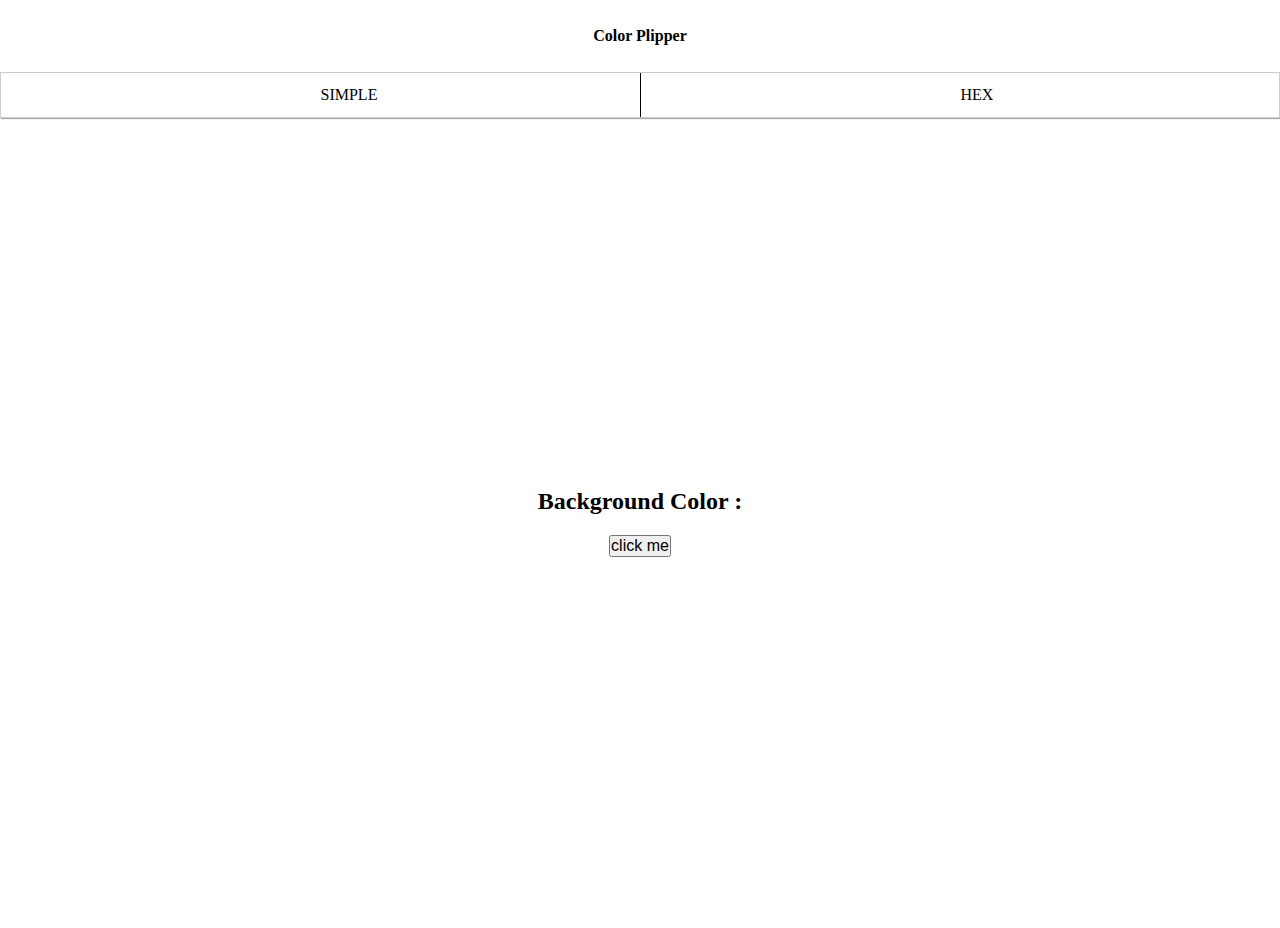
<file: color-hex/hex.html>
<!DOCTYPE html>
<html lang="en">
<head>
    <meta charset="UTF-8">
    <meta http-equiv="X-UA-Compatible" content="IE=edge">
    <meta name="viewport" content="width=device-width, initial-scale=1.0">
    <title>Color-Her-hex</title>
    <link rel="stylesheet" href="style.css">
</head>
<body>
  <div class="nav">
    <div class="nav-center">
      <h4>Color Plipper</h4>
      <ul class="nav-links">
        <li class="simple">
          <a  href="index.html">SIMPLE</a>
        </li>
        <li class="hex">
          <a  href="hex.html">HEX</a>
        </li>
      </ul>
    </div>
  </div>
  
  <div class="container">
    <h2 class="background-color">
        Background Color : 
        <span class="color"></span>
    </h2>
    <button class="btn">click me</button>
  </div>

  <script src="hex.js"></script>
</body>
</html>
</file>
<file: color-hex/style.css>
* {
  padding: 0;
  margin: 0;
  box-sizing: border-box;
}

.body{
  width: 100%;
  height: 100vh;

}

.nav h4 {
    text-align: center;
    width: 100%;
    height: 8vh;
    display: flex;
    align-items: center;
    justify-content: center;
}

.nav .nav-links{
    display: flex;
    width: 100%;
}
.nav ul{
    list-style-type: none;
    border: 1px solid #ccc;
    box-shadow: 1px 1px 1px #AAA;
}

.nav a{
    text-decoration: none;
    color: black;
}

.nav .simple{
    width: 50%;
    /* text-align: center; */
    cursor: pointer;
    padding: 1% 25%;
    float: left;
    border-right: 1px solid;
}

.nav .hex{
    width: 50%;
    /* text-align: center; */
    cursor: pointer;
    padding: 1% 25%;
    float: right;
}


.container{
    width: 100%;
    height: 90vh;
    display: flex;
    align-items: center;
    justify-content: center;
    flex-direction: column;
}

.container .btn {
    margin-top: 20px;
    font-size: 16px;
    cursor: pointer;
}
</file>
<file: project-f8/style.css>
* {
    padding: 0;
    margin: 0;
    box-sizing: border-box;
}
html {
    color: #333;
    font-size: 62.5%;
    font-family: 'Open Sans', sans-serif;
}
.main {
    background: #f1f1f1;
    min-height: 100vh;
    display: flex;
    justify-content: center;
}
.form {
    width: 360px;
    min-height: 100px;
    padding: 32px 24px;
    text-align: center;
    background: #fff;
    border-radius: 2px;
    margin: 24px;
    align-self: center;
    box-shadow: 0 2px 5px 0 rgba(51,62,73,.1);
}
.form .heading {
    font-size: 2rem;
}
.form .desc {
    text-align: center;
    color: #636d77;
    font-size: 1.6rem;
    font-weight: lighter;
    line-height: 2.4rem;
    margin-top: 16px;
    font-weight: 300;
}

.form-group {
    display: flex;
    margin-bottom: 16px;
    flex-direction: column;
}

.form-label,
.form-message {
    text-align: left;
}

.form-label {
    font-weight: 700;
    padding-bottom: 6px;
    line-height: 1.8rem;
    font-size: 1.4rem;
}

.form-control {
    height: 40px;
    padding: 8px 12px;
    border: 1px solid #b3b3b3;
    border-radius: 3px;
    outline: none;
    font-size: 1.4rem;
}

.form-control:hover {
    border-color: #1dbfaf;
}

.form-group.invalid .form-control {
    border-color: #f33a58;
}

.form-group.invalid .form-message {
    color: #f33a58;
}

.form-message {
    font-size: 1.2rem;
    line-height: 1.6rem;
    padding: 4px 0 0;
}

.form-submit {
    outline: none;
    background-color: #1dbfaf;
    margin-top: 12px;
    padding: 12px 16px;
    font-weight: 600;
    color: #fff;
    border: none;
    width: 100%;
    font-size: 14px;
    border-radius: 8px;
    cursor: pointer;
}

.form-submit:hover {
    background-color: #1ac7b6;
}

.spacer {
    margin-top: 36px;
}
</file>
<file: project/counter/style.css>
* {
    padding: 0;
    margin: 0;
    box-sizing: border-box;
  }

.container {
  width: 100%;
  height: 100vh;
  display: flex;
  align-items: center;
  justify-content: center;
  flex-direction: column;
}

.container .head{
  margin-bottom: 14px;
  font-size: 50px;
  color: #191970;
  opacity: 0.8;
}

.container .number{
  font-size: 90px;
  color: darkgreen;
  margin-bottom: 5px;
}

.container .btn {
  font-size: 14px;
  cursor: pointer;
  margin: 0 4px;
  border-radius: 6px;
  padding:4px 8px;
}
</file>
<file: project/our-reviews/style.css>
* {
    padding: 0;
    margin: 0;
    box-sizing: border-box;
  }

html{
    width: 100%;
    height: 100vh;
    background-color: #FFFFFF	;
}

.container {
    margin: 0px 218px;
    height: 100%;
}

.container .title{
    margin:20px 0;
}

.container h2{
    text-align: center;
    font-size: 26px;
}

.container .underline {
    background-color: #33CCFF;
    padding: 2px;
    margin: 0% 45%;
}

.reviews {
    border-radius: 10px;
    box-shadow: 0 4px 8px 0 rgba(0, 0, 0, 0.2);
}

.container .reviews-img{
    display: flex;
    align-items: center;
    justify-content: center;
}

.container #person-img{
    margin-top: 15px;
    border-radius: 50%;
    width: 204px;
    height: 185px;
    box-shadow: 0 4px 8px 0 rgba(0, 0, 0, 0.2);
}

.container .author{
    margin-top: 20px;
    letter-spacing: 3px;
}
.random,
.container .job,
.container .info,
.container .author,
.container .container-btn{
    text-align: center;
}

.reviews .job{
    margin-bottom: 15px;
}

.reviews .author{
    margin: 10px 0 5px 0;
}
.reviews .text-info{
    margin: 0 20px;
}

.reviews .prev-btn,
.reviews .next-btn{
    margin: 16px 4px 4px 4px;
    color: aqua;
    border: none;
    font-weight: 900;
    background-color: white;
    outline: none;
}

.random .random-btn{
    font-size: 15px;
    color: #00FFFF;
    border: 2px solid #00FFFF;
    padding: 5px;
    border-radius: 10px;
    margin-bottom: 16px;
    outline: none;
}
</file>
<file: project/our-reviews/fonts/themify-icons/themify-icons.css>
@font-face {
	font-family: 'themify';
	src:url('fonts/themify.eot?-fvbane');
	src:url('fonts/themify.eot?#iefix-fvbane') format('embedded-opentype'),
		url('fonts/themify.woff?-fvbane') format('woff'),
		url('fonts/themify.ttf?-fvbane') format('truetype'),
		url('fonts/themify.svg?-fvbane#themify') format('svg');
	font-weight: normal;
	font-style: normal;
}

[class^="ti-"], [class*=" ti-"] {
	font-family: 'themify';
	speak: none;
	font-style: normal;
	font-weight: normal;
	font-variant: normal;
	text-transform: none;
	line-height: 1;

	/* Better Font Rendering =========== */
	-webkit-font-smoothing: antialiased;
	-moz-osx-font-smoothing: grayscale;
}

.ti-wand:before {
	content: "\e600";
}
.ti-volume:before {
	content: "\e601";
}
.ti-user:before {
	content: "\e602";
}
.ti-unlock:before {
	content: "\e603";
}
.ti-unlink:before {
	content: "\e604";
}
.ti-trash:before {
	content: "\e605";
}
.ti-thought:before {
	content: "\e606";
}
.ti-target:before {
	content: "\e607";
}
.ti-tag:before {
	content: "\e608";
}
.ti-tablet:before {
	content: "\e609";
}
.ti-star:before {
	content: "\e60a";
}
.ti-spray:before {
	content: "\e60b";
}
.ti-signal:before {
	content: "\e60c";
}
.ti-shopping-cart:before {
	content: "\e60d";
}
.ti-shopping-cart-full:before {
	content: "\e60e";
}
.ti-settings:before {
	content: "\e60f";
}
.ti-search:before {
	content: "\e610";
}
.ti-zoom-in:before {
	content: "\e611";
}
.ti-zoom-out:before {
	content: "\e612";
}
.ti-cut:before {
	content: "\e613";
}
.ti-ruler:before {
	content: "\e614";
}
.ti-ruler-pencil:before {
	content: "\e615";
}
.ti-ruler-alt:before {
	content: "\e616";
}
.ti-bookmark:before {
	content: "\e617";
}
.ti-bookmark-alt:before {
	content: "\e618";
}
.ti-reload:before {
	content: "\e619";
}
.ti-plus:before {
	content: "\e61a";
}
.ti-pin:before {
	content: "\e61b";
}
.ti-pencil:before {
	content: "\e61c";
}
.ti-pencil-alt:before {
	content: "\e61d";
}
.ti-paint-roller:before {
	content: "\e61e";
}
.ti-paint-bucket:before {
	content: "\e61f";
}
.ti-na:before {
	content: "\e620";
}
.ti-mobile:before {
	content: "\e621";
}
.ti-minus:before {
	content: "\e622";
}
.ti-medall:before {
	content: "\e623";
}
.ti-medall-alt:before {
	content: "\e624";
}
.ti-marker:before {
	content: "\e625";
}
.ti-marker-alt:before {
	content: "\e626";
}
.ti-arrow-up:before {
	content: "\e627";
}
.ti-arrow-right:before {
	content: "\e628";
}
.ti-arrow-left:before {
	content: "\e629";
}
.ti-arrow-down:before {
	content: "\e62a";
}
.ti-lock:before {
	content: "\e62b";
}
.ti-location-arrow:before {
	content: "\e62c";
}
.ti-link:before {
	content: "\e62d";
}
.ti-layout:before {
	content: "\e62e";
}
.ti-layers:before {
	content: "\e62f";
}
.ti-layers-alt:before {
	content: "\e630";
}
.ti-key:before {
	content: "\e631";
}
.ti-import:before {
	content: "\e632";
}
.ti-image:before {
	content: "\e633";
}
.ti-heart:before {
	content: "\e634";
}
.ti-heart-broken:before {
	content: "\e635";
}
.ti-hand-stop:before {
	content: "\e636";
}
.ti-hand-open:before {
	content: "\e637";
}
.ti-hand-drag:before {
	content: "\e638";
}
.ti-folder:before {
	content: "\e639";
}
.ti-flag:before {
	content: "\e63a";
}
.ti-flag-alt:before {
	content: "\e63b";
}
.ti-flag-alt-2:before {
	content: "\e63c";
}
.ti-eye:before {
	content: "\e63d";
}
.ti-export:before {
	content: "\e63e";
}
.ti-exchange-vertical:before {
	content: "\e63f";
}
.ti-desktop:before {
	content: "\e640";
}
.ti-cup:before {
	content: "\e641";
}
.ti-crown:before {
	content: "\e642";
}
.ti-comments:before {
	content: "\e643";
}
.ti-comment:before {
	content: "\e644";
}
.ti-comment-alt:before {
	content: "\e645";
}
.ti-close:before {
	content: "\e646";
}
.ti-clip:before {
	content: "\e647";
}
.ti-angle-up:before {
	content: "\e648";
}
.ti-angle-right:before {
	content: "\e649";
}
.ti-angle-left:before {
	content: "\e64a";
}
.ti-angle-down:before {
	content: "\e64b";
}
.ti-check:before {
	content: "\e64c";
}
.ti-check-box:before {
	content: "\e64d";
}
.ti-camera:before {
	content: "\e64e";
}
.ti-announcement:before {
	content: "\e64f";
}
.ti-brush:before {
	content: "\e650";
}
.ti-briefcase:before {
	content: "\e651";
}
.ti-bolt:before {
	content: "\e652";
}
.ti-bolt-alt:before {
	content: "\e653";
}
.ti-blackboard:before {
	content: "\e654";
}
.ti-bag:before {
	content: "\e655";
}
.ti-move:before {
	content: "\e656";
}
.ti-arrows-vertical:before {
	content: "\e657";
}
.ti-arrows-horizontal:before {
	content: "\e658";
}
.ti-fullscreen:before {
	content: "\e659";
}
.ti-arrow-top-right:before {
	content: "\e65a";
}
.ti-arrow-top-left:before {
	content: "\e65b";
}
.ti-arrow-circle-up:before {
	content: "\e65c";
}
.ti-arrow-circle-right:before {
	content: "\e65d";
}
.ti-arrow-circle-left:before {
	content: "\e65e";
}
.ti-arrow-circle-down:before {
	content: "\e65f";
}
.ti-angle-double-up:before {
	content: "\e660";
}
.ti-angle-double-right:before {
	content: "\e661";
}
.ti-angle-double-left:before {
	content: "\e662";
}
.ti-angle-double-down:before {
	content: "\e663";
}
.ti-zip:before {
	content: "\e664";
}
.ti-world:before {
	content: "\e665";
}
.ti-wheelchair:before {
	content: "\e666";
}
.ti-view-list:before {
	content: "\e667";
}
.ti-view-list-alt:before {
	content: "\e668";
}
.ti-view-grid:before {
	content: "\e669";
}
.ti-uppercase:before {
	content: "\e66a";
}
.ti-upload:before {
	content: "\e66b";
}
.ti-underline:before {
	content: "\e66c";
}
.ti-truck:before {
	content: "\e66d";
}
.ti-timer:before {
	content: "\e66e";
}
.ti-ticket:before {
	content: "\e66f";
}
.ti-thumb-up:before {
	content: "\e670";
}
.ti-thumb-down:before {
	content: "\e671";
}
.ti-text:before {
	content: "\e672";
}
.ti-stats-up:before {
	content: "\e673";
}
.ti-stats-down:before {
	content: "\e674";
}
.ti-split-v:before {
	content: "\e675";
}
.ti-split-h:before {
	content: "\e676";
}
.ti-smallcap:before {
	content: "\e677";
}
.ti-shine:before {
	content: "\e678";
}
.ti-shift-right:before {
	content: "\e679";
}
.ti-shift-left:before {
	content: "\e67a";
}
.ti-shield:before {
	content: "\e67b";
}
.ti-notepad:before {
	content: "\e67c";
}
.ti-server:before {
	content: "\e67d";
}
.ti-quote-right:before {
	content: "\e67e";
}
.ti-quote-left:before {
	content: "\e67f";
}
.ti-pulse:before {
	content: "\e680";
}
.ti-printer:before {
	content: "\e681";
}
.ti-power-off:before {
	content: "\e682";
}
.ti-plug:before {
	content: "\e683";
}
.ti-pie-chart:before {
	content: "\e684";
}
.ti-paragraph:before {
	content: "\e685";
}
.ti-panel:before {
	content: "\e686";
}
.ti-package:before {
	content: "\e687";
}
.ti-music:before {
	content: "\e688";
}
.ti-music-alt:before {
	content: "\e689";
}
.ti-mouse:before {
	content: "\e68a";
}
.ti-mouse-alt:before {
	content: "\e68b";
}
.ti-money:before {
	content: "\e68c";
}
.ti-microphone:before {
	content: "\e68d";
}
.ti-menu:before {
	content: "\e68e";
}
.ti-menu-alt:before {
	content: "\e68f";
}
.ti-map:before {
	content: "\e690";
}
.ti-map-alt:before {
	content: "\e691";
}
.ti-loop:before {
	content: "\e692";
}
.ti-location-pin:before {
	content: "\e693";
}
.ti-list:before {
	content: "\e694";
}
.ti-light-bulb:before {
	content: "\e695";
}
.ti-Italic:before {
	content: "\e696";
}
.ti-info:before {
	content: "\e697";
}
.ti-infinite:before {
	content: "\e698";
}
.ti-id-badge:before {
	content: "\e699";
}
.ti-hummer:before {
	content: "\e69a";
}
.ti-home:before {
	content: "\e69b";
}
.ti-help:before {
	content: "\e69c";
}
.ti-headphone:before {
	content: "\e69d";
}
.ti-harddrives:before {
	content: "\e69e";
}
.ti-harddrive:before {
	content: "\e69f";
}
.ti-gift:before {
	content: "\e6a0";
}
.ti-game:before {
	content: "\e6a1";
}
.ti-filter:before {
	content: "\e6a2";
}
.ti-files:before {
	content: "\e6a3";
}
.ti-file:before {
	content: "\e6a4";
}
.ti-eraser:before {
	content: "\e6a5";
}
.ti-envelope:before {
	content: "\e6a6";
}
.ti-download:before {
	content: "\e6a7";
}
.ti-direction:before {
	content: "\e6a8";
}
.ti-direction-alt:before {
	content: "\e6a9";
}
.ti-dashboard:before {
	content: "\e6aa";
}
.ti-control-stop:before {
	content: "\e6ab";
}
.ti-control-shuffle:before {
	content: "\e6ac";
}
.ti-control-play:before {
	content: "\e6ad";
}
.ti-control-pause:before {
	content: "\e6ae";
}
.ti-control-forward:before {
	content: "\e6af";
}
.ti-control-backward:before {
	content: "\e6b0";
}
.ti-cloud:before {
	content: "\e6b1";
}
.ti-cloud-up:before {
	content: "\e6b2";
}
.ti-cloud-down:before {
	content: "\e6b3";
}
.ti-clipboard:before {
	content: "\e6b4";
}
.ti-car:before {
	content: "\e6b5";
}
.ti-calendar:before {
	content: "\e6b6";
}
.ti-book:before {
	content: "\e6b7";
}
.ti-bell:before {
	content: "\e6b8";
}
.ti-basketball:before {
	content: "\e6b9";
}
.ti-bar-chart:before {
	content: "\e6ba";
}
.ti-bar-chart-alt:before {
	content: "\e6bb";
}
.ti-back-right:before {
	content: "\e6bc";
}
.ti-back-left:before {
	content: "\e6bd";
}
.ti-arrows-corner:before {
	content: "\e6be";
}
.ti-archive:before {
	content: "\e6bf";
}
.ti-anchor:before {
	content: "\e6c0";
}
.ti-align-right:before {
	content: "\e6c1";
}
.ti-align-left:before {
	content: "\e6c2";
}
.ti-align-justify:before {
	content: "\e6c3";
}
.ti-align-center:before {
	content: "\e6c4";
}
.ti-alert:before {
	content: "\e6c5";
}
.ti-alarm-clock:before {
	content: "\e6c6";
}
.ti-agenda:before {
	content: "\e6c7";
}
.ti-write:before {
	content: "\e6c8";
}
.ti-window:before {
	content: "\e6c9";
}
.ti-widgetized:before {
	content: "\e6ca";
}
.ti-widget:before {
	content: "\e6cb";
}
.ti-widget-alt:before {
	content: "\e6cc";
}
.ti-wallet:before {
	content: "\e6cd";
}
.ti-video-clapper:before {
	content: "\e6ce";
}
.ti-video-camera:before {
	content: "\e6cf";
}
.ti-vector:before {
	content: "\e6d0";
}
.ti-themify-logo:before {
	content: "\e6d1";
}
.ti-themify-favicon:before {
	content: "\e6d2";
}
.ti-themify-favicon-alt:before {
	content: "\e6d3";
}
.ti-support:before {
	content: "\e6d4";
}
.ti-stamp:before {
	content: "\e6d5";
}
.ti-split-v-alt:before {
	content: "\e6d6";
}
.ti-slice:before {
	content: "\e6d7";
}
.ti-shortcode:before {
	content: "\e6d8";
}
.ti-shift-right-alt:before {
	content: "\e6d9";
}
.ti-shift-left-alt:before {
	content: "\e6da";
}
.ti-ruler-alt-2:before {
	content: "\e6db";
}
.ti-receipt:before {
	content: "\e6dc";
}
.ti-pin2:before {
	content: "\e6dd";
}
.ti-pin-alt:before {
	content: "\e6de";
}
.ti-pencil-alt2:before {
	content: "\e6df";
}
.ti-palette:before {
	content: "\e6e0";
}
.ti-more:before {
	content: "\e6e1";
}
.ti-more-alt:before {
	content: "\e6e2";
}
.ti-microphone-alt:before {
	content: "\e6e3";
}
.ti-magnet:before {
	content: "\e6e4";
}
.ti-line-double:before {
	content: "\e6e5";
}
.ti-line-dotted:before {
	content: "\e6e6";
}
.ti-line-dashed:before {
	content: "\e6e7";
}
.ti-layout-width-full:before {
	content: "\e6e8";
}
.ti-layout-width-default:before {
	content: "\e6e9";
}
.ti-layout-width-default-alt:before {
	content: "\e6ea";
}
.ti-layout-tab:before {
	content: "\e6eb";
}
.ti-layout-tab-window:before {
	content: "\e6ec";
}
.ti-layout-tab-v:before {
	content: "\e6ed";
}
.ti-layout-tab-min:before {
	content: "\e6ee";
}
.ti-layout-slider:before {
	content: "\e6ef";
}
.ti-layout-slider-alt:before {
	content: "\e6f0";
}
.ti-layout-sidebar-right:before {
	content: "\e6f1";
}
.ti-layout-sidebar-none:before {
	content: "\e6f2";
}
.ti-layout-sidebar-left:before {
	content: "\e6f3";
}
.ti-layout-placeholder:before {
	content: "\e6f4";
}
.ti-layout-menu:before {
	content: "\e6f5";
}
.ti-layout-menu-v:before {
	content: "\e6f6";
}
.ti-layout-menu-separated:before {
	content: "\e6f7";
}
.ti-layout-menu-full:before {
	content: "\e6f8";
}
.ti-layout-media-right-alt:before {
	content: "\e6f9";
}
.ti-layout-media-right:before {
	content: "\e6fa";
}
.ti-layout-media-overlay:before {
	content: "\e6fb";
}
.ti-layout-media-overlay-alt:before {
	content: "\e6fc";
}
.ti-layout-media-overlay-alt-2:before {
	content: "\e6fd";
}
.ti-layout-media-left-alt:before {
	content: "\e6fe";
}
.ti-layout-media-left:before {
	content: "\e6ff";
}
.ti-layout-media-center-alt:before {
	content: "\e700";
}
.ti-layout-media-center:before {
	content: "\e701";
}
.ti-layout-list-thumb:before {
	content: "\e702";
}
.ti-layout-list-thumb-alt:before {
	content: "\e703";
}
.ti-layout-list-post:before {
	content: "\e704";
}
.ti-layout-list-large-image:before {
	content: "\e705";
}
.ti-layout-line-solid:before {
	content: "\e706";
}
.ti-layout-grid4:before {
	content: "\e707";
}
.ti-layout-grid3:before {
	content: "\e708";
}
.ti-layout-grid2:before {
	content: "\e709";
}
.ti-layout-grid2-thumb:before {
	content: "\e70a";
}
.ti-layout-cta-right:before {
	content: "\e70b";
}
.ti-layout-cta-left:before {
	content: "\e70c";
}
.ti-layout-cta-center:before {
	content: "\e70d";
}
.ti-layout-cta-btn-right:before {
	content: "\e70e";
}
.ti-layout-cta-btn-left:before {
	content: "\e70f";
}
.ti-layout-column4:before {
	content: "\e710";
}
.ti-layout-column3:before {
	content: "\e711";
}
.ti-layout-column2:before {
	content: "\e712";
}
.ti-layout-accordion-separated:before {
	content: "\e713";
}
.ti-layout-accordion-merged:before {
	content: "\e714";
}
.ti-layout-accordion-list:before {
	content: "\e715";
}
.ti-ink-pen:before {
	content: "\e716";
}
.ti-info-alt:before {
	content: "\e717";
}
.ti-help-alt:before {
	content: "\e718";
}
.ti-headphone-alt:before {
	content: "\e719";
}
.ti-hand-point-up:before {
	content: "\e71a";
}
.ti-hand-point-right:before {
	content: "\e71b";
}
.ti-hand-point-left:before {
	content: "\e71c";
}
.ti-hand-point-down:before {
	content: "\e71d";
}
.ti-gallery:before {
	content: "\e71e";
}
.ti-face-smile:before {
	content: "\e71f";
}
.ti-face-sad:before {
	content: "\e720";
}
.ti-credit-card:before {
	content: "\e721";
}
.ti-control-skip-forward:before {
	content: "\e722";
}
.ti-control-skip-backward:before {
	content: "\e723";
}
.ti-control-record:before {
	content: "\e724";
}
.ti-control-eject:before {
	content: "\e725";
}
.ti-comments-smiley:before {
	content: "\e726";
}
.ti-brush-alt:before {
	content: "\e727";
}
.ti-youtube:before {
	content: "\e728";
}
.ti-vimeo:before {
	content: "\e729";
}
.ti-twitter:before {
	content: "\e72a";
}
.ti-time:before {
	content: "\e72b";
}
.ti-tumblr:before {
	content: "\e72c";
}
.ti-skype:before {
	content: "\e72d";
}
.ti-share:before {
	content: "\e72e";
}
.ti-share-alt:before {
	content: "\e72f";
}
.ti-rocket:before {
	content: "\e730";
}
.ti-pinterest:before {
	content: "\e731";
}
.ti-new-window:before {
	content: "\e732";
}
.ti-microsoft:before {
	content: "\e733";
}
.ti-list-ol:before {
	content: "\e734";
}
.ti-linkedin:before {
	content: "\e735";
}
.ti-layout-sidebar-2:before {
	content: "\e736";
}
.ti-layout-grid4-alt:before {
	content: "\e737";
}
.ti-layout-grid3-alt:before {
	content: "\e738";
}
.ti-layout-grid2-alt:before {
	content: "\e739";
}
.ti-layout-column4-alt:before {
	content: "\e73a";
}
.ti-layout-column3-alt:before {
	content: "\e73b";
}
.ti-layout-column2-alt:before {
	content: "\e73c";
}
.ti-instagram:before {
	content: "\e73d";
}
.ti-google:before {
	content: "\e73e";
}
.ti-github:before {
	content: "\e73f";
}
.ti-flickr:before {
	content: "\e740";
}
.ti-facebook:before {
	content: "\e741";
}
.ti-dropbox:before {
	content: "\e742";
}
.ti-dribbble:before {
	content: "\e743";
}
.ti-apple:before {
	content: "\e744";
}
.ti-android:before {
	content: "\e745";
}
.ti-save:before {
	content: "\e746";
}
.ti-save-alt:before {
	content: "\e747";
}
.ti-yahoo:before {
	content: "\e748";
}
.ti-wordpress:before {
	content: "\e749";
}
.ti-vimeo-alt:before {
	content: "\e74a";
}
.ti-twitter-alt:before {
	content: "\e74b";
}
.ti-tumblr-alt:before {
	content: "\e74c";
}
.ti-trello:before {
	content: "\e74d";
}
.ti-stack-overflow:before {
	content: "\e74e";
}
.ti-soundcloud:before {
	content: "\e74f";
}
.ti-sharethis:before {
	content: "\e750";
}
.ti-sharethis-alt:before {
	content: "\e751";
}
.ti-reddit:before {
	content: "\e752";
}
.ti-pinterest-alt:before {
	content: "\e753";
}
.ti-microsoft-alt:before {
	content: "\e754";
}
.ti-linux:before {
	content: "\e755";
}
.ti-jsfiddle:before {
	content: "\e756";
}
.ti-joomla:before {
	content: "\e757";
}
.ti-html5:before {
	content: "\e758";
}
.ti-flickr-alt:before {
	content: "\e759";
}
.ti-email:before {
	content: "\e75a";
}
.ti-drupal:before {
	content: "\e75b";
}
.ti-dropbox-alt:before {
	content: "\e75c";
}
.ti-css3:before {
	content: "\e75d";
}
.ti-rss:before {
	content: "\e75e";
}
.ti-rss-alt:before {
	content: "\e75f";
}
</file>
<file: project/our-reviews/fonts/themify-icons/demo-files/demo.css>
body {
	font: normal 1em/1.5em Arial, Helvetica, sans-serif;
	max-width: 90%;
	margin: 30px auto 0;
}
h1, h3 {
	font-weight: normal;
}
h3 {
	font-size: 1.4;
	text-transform: uppercase;
	letter-spacing: 1px;
}

.icon-section {
	margin: 0 0 3em;
	clear: both;
	overflow: hidden;
}
.icon-container {
	width: 240px; 
	padding: .7em 0;
	float: left; 
	position: relative;
	text-align: left;
}
.icon-container [class^="ti-"], 
.icon-container [class*=" ti-"] {
	color: #000;
	position: absolute;
	margin-top: 3px;
	transition: .3s;
}
.icon-container:hover [class^="ti-"],
.icon-container:hover [class*=" ti-"] {
	font-size: 2.2em;
	margin-top: -5px;
}
.icon-container:hover .icon-name {
	color: #000;
}
.icon-name {
	color: #aaa;
	margin-left: 35px;
	font-size: .8em;
	transition: .3s;
}
.icon-container:hover .icon-name {
	margin-left: 45px;
}
</file>
<file: project/our-reviews/fonts/themify-icons/ie7/ie7.css>
.ti-wand {
	*zoom: expression(this.runtimeStyle['zoom'] = '1', this.innerHTML = '&#xe600;');
}
.ti-volume {
	*zoom: expression(this.runtimeStyle['zoom'] = '1', this.innerHTML = '&#xe601;');
}
.ti-user {
	*zoom: expression(this.runtimeStyle['zoom'] = '1', this.innerHTML = '&#xe602;');
}
.ti-unlock {
	*zoom: expression(this.runtimeStyle['zoom'] = '1', this.innerHTML = '&#xe603;');
}
.ti-unlink {
	*zoom: expression(this.runtimeStyle['zoom'] = '1', this.innerHTML = '&#xe604;');
}
.ti-trash {
	*zoom: expression(this.runtimeStyle['zoom'] = '1', this.innerHTML = '&#xe605;');
}
.ti-thought {
	*zoom: expression(this.runtimeStyle['zoom'] = '1', this.innerHTML = '&#xe606;');
}
.ti-target {
	*zoom: expression(this.runtimeStyle['zoom'] = '1', this.innerHTML = '&#xe607;');
}
.ti-tag {
	*zoom: expression(this.runtimeStyle['zoom'] = '1', this.innerHTML = '&#xe608;');
}
.ti-tablet {
	*zoom: expression(this.runtimeStyle['zoom'] = '1', this.innerHTML = '&#xe609;');
}
.ti-star {
	*zoom: expression(this.runtimeStyle['zoom'] = '1', this.innerHTML = '&#xe60a;');
}
.ti-spray {
	*zoom: expression(this.runtimeStyle['zoom'] = '1', this.innerHTML = '&#xe60b;');
}
.ti-signal {
	*zoom: expression(this.runtimeStyle['zoom'] = '1', this.innerHTML = '&#xe60c;');
}
.ti-shopping-cart {
	*zoom: expression(this.runtimeStyle['zoom'] = '1', this.innerHTML = '&#xe60d;');
}
.ti-shopping-cart-full {
	*zoom: expression(this.runtimeStyle['zoom'] = '1', this.innerHTML = '&#xe60e;');
}
.ti-settings {
	*zoom: expression(this.runtimeStyle['zoom'] = '1', this.innerHTML = '&#xe60f;');
}
.ti-search {
	*zoom: expression(this.runtimeStyle['zoom'] = '1', this.innerHTML = '&#xe610;');
}
.ti-zoom-in {
	*zoom: expression(this.runtimeStyle['zoom'] = '1', this.innerHTML = '&#xe611;');
}
.ti-zoom-out {
	*zoom: expression(this.runtimeStyle['zoom'] = '1', this.innerHTML = '&#xe612;');
}
.ti-cut {
	*zoom: expression(this.runtimeStyle['zoom'] = '1', this.innerHTML = '&#xe613;');
}
.ti-ruler {
	*zoom: expression(this.runtimeStyle['zoom'] = '1', this.innerHTML = '&#xe614;');
}
.ti-ruler-pencil {
	*zoom: expression(this.runtimeStyle['zoom'] = '1', this.innerHTML = '&#xe615;');
}
.ti-ruler-alt {
	*zoom: expression(this.runtimeStyle['zoom'] = '1', this.innerHTML = '&#xe616;');
}
.ti-bookmark {
	*zoom: expression(this.runtimeStyle['zoom'] = '1', this.innerHTML = '&#xe617;');
}
.ti-bookmark-alt {
	*zoom: expression(this.runtimeStyle['zoom'] = '1', this.innerHTML = '&#xe618;');
}
.ti-reload {
	*zoom: expression(this.runtimeStyle['zoom'] = '1', this.innerHTML = '&#xe619;');
}
.ti-plus {
	*zoom: expression(this.runtimeStyle['zoom'] = '1', this.innerHTML = '&#xe61a;');
}
.ti-pin {
	*zoom: expression(this.runtimeStyle['zoom'] = '1', this.innerHTML = '&#xe61b;');
}
.ti-pencil {
	*zoom: expression(this.runtimeStyle['zoom'] = '1', this.innerHTML = '&#xe61c;');
}
.ti-pencil-alt {
	*zoom: expression(this.runtimeStyle['zoom'] = '1', this.innerHTML = '&#xe61d;');
}
.ti-paint-roller {
	*zoom: expression(this.runtimeStyle['zoom'] = '1', this.innerHTML = '&#xe61e;');
}
.ti-paint-bucket {
	*zoom: expression(this.runtimeStyle['zoom'] = '1', this.innerHTML = '&#xe61f;');
}
.ti-na {
	*zoom: expression(this.runtimeStyle['zoom'] = '1', this.innerHTML = '&#xe620;');
}
.ti-mobile {
	*zoom: expression(this.runtimeStyle['zoom'] = '1', this.innerHTML = '&#xe621;');
}
.ti-minus {
	*zoom: expression(this.runtimeStyle['zoom'] = '1', this.innerHTML = '&#xe622;');
}
.ti-medall {
	*zoom: expression(this.runtimeStyle['zoom'] = '1', this.innerHTML = '&#xe623;');
}
.ti-medall-alt {
	*zoom: expression(this.runtimeStyle['zoom'] = '1', this.innerHTML = '&#xe624;');
}
.ti-marker {
	*zoom: expression(this.runtimeStyle['zoom'] = '1', this.innerHTML = '&#xe625;');
}
.ti-marker-alt {
	*zoom: expression(this.runtimeStyle['zoom'] = '1', this.innerHTML = '&#xe626;');
}
.ti-arrow-up {
	*zoom: expression(this.runtimeStyle['zoom'] = '1', this.innerHTML = '&#xe627;');
}
.ti-arrow-right {
	*zoom: expression(this.runtimeStyle['zoom'] = '1', this.innerHTML = '&#xe628;');
}
.ti-arrow-left {
	*zoom: expression(this.runtimeStyle['zoom'] = '1', this.innerHTML = '&#xe629;');
}
.ti-arrow-down {
	*zoom: expression(this.runtimeStyle['zoom'] = '1', this.innerHTML = '&#xe62a;');
}
.ti-lock {
	*zoom: expression(this.runtimeStyle['zoom'] = '1', this.innerHTML = '&#xe62b;');
}
.ti-location-arrow {
	*zoom: expression(this.runtimeStyle['zoom'] = '1', this.innerHTML = '&#xe62c;');
}
.ti-link {
	*zoom: expression(this.runtimeStyle['zoom'] = '1', this.innerHTML = '&#xe62d;');
}
.ti-layout {
	*zoom: expression(this.runtimeStyle['zoom'] = '1', this.innerHTML = '&#xe62e;');
}
.ti-layers {
	*zoom: expression(this.runtimeStyle['zoom'] = '1', this.innerHTML = '&#xe62f;');
}
.ti-layers-alt {
	*zoom: expression(this.runtimeStyle['zoom'] = '1', this.innerHTML = '&#xe630;');
}
.ti-key {
	*zoom: expression(this.runtimeStyle['zoom'] = '1', this.innerHTML = '&#xe631;');
}
.ti-import {
	*zoom: expression(this.runtimeStyle['zoom'] = '1', this.innerHTML = '&#xe632;');
}
.ti-image {
	*zoom: expression(this.runtimeStyle['zoom'] = '1', this.innerHTML = '&#xe633;');
}
.ti-heart {
	*zoom: expression(this.runtimeStyle['zoom'] = '1', this.innerHTML = '&#xe634;');
}
.ti-heart-broken {
	*zoom: expression(this.runtimeStyle['zoom'] = '1', this.innerHTML = '&#xe635;');
}
.ti-hand-stop {
	*zoom: expression(this.runtimeStyle['zoom'] = '1', this.innerHTML = '&#xe636;');
}
.ti-hand-open {
	*zoom: expression(this.runtimeStyle['zoom'] = '1', this.innerHTML = '&#xe637;');
}
.ti-hand-drag {
	*zoom: expression(this.runtimeStyle['zoom'] = '1', this.innerHTML = '&#xe638;');
}
.ti-folder {
	*zoom: expression(this.runtimeStyle['zoom'] = '1', this.innerHTML = '&#xe639;');
}
.ti-flag {
	*zoom: expression(this.runtimeStyle['zoom'] = '1', this.innerHTML = '&#xe63a;');
}
.ti-flag-alt {
	*zoom: expression(this.runtimeStyle['zoom'] = '1', this.innerHTML = '&#xe63b;');
}
.ti-flag-alt-2 {
	*zoom: expression(this.runtimeStyle['zoom'] = '1', this.innerHTML = '&#xe63c;');
}
.ti-eye {
	*zoom: expression(this.runtimeStyle['zoom'] = '1', this.innerHTML = '&#xe63d;');
}
.ti-export {
	*zoom: expression(this.runtimeStyle['zoom'] = '1', this.innerHTML = '&#xe63e;');
}
.ti-exchange-vertical {
	*zoom: expression(this.runtimeStyle['zoom'] = '1', this.innerHTML = '&#xe63f;');
}
.ti-desktop {
	*zoom: expression(this.runtimeStyle['zoom'] = '1', this.innerHTML = '&#xe640;');
}
.ti-cup {
	*zoom: expression(this.runtimeStyle['zoom'] = '1', this.innerHTML = '&#xe641;');
}
.ti-crown {
	*zoom: expression(this.runtimeStyle['zoom'] = '1', this.innerHTML = '&#xe642;');
}
.ti-comments {
	*zoom: expression(this.runtimeStyle['zoom'] = '1', this.innerHTML = '&#xe643;');
}
.ti-comment {
	*zoom: expression(this.runtimeStyle['zoom'] = '1', this.innerHTML = '&#xe644;');
}
.ti-comment-alt {
	*zoom: expression(this.runtimeStyle['zoom'] = '1', this.innerHTML = '&#xe645;');
}
.ti-close {
	*zoom: expression(this.runtimeStyle['zoom'] = '1', this.innerHTML = '&#xe646;');
}
.ti-clip {
	*zoom: expression(this.runtimeStyle['zoom'] = '1', this.innerHTML = '&#xe647;');
}
.ti-angle-up {
	*zoom: expression(this.runtimeStyle['zoom'] = '1', this.innerHTML = '&#xe648;');
}
.ti-angle-right {
	*zoom: expression(this.runtimeStyle['zoom'] = '1', this.innerHTML = '&#xe649;');
}
.ti-angle-left {
	*zoom: expression(this.runtimeStyle['zoom'] = '1', this.innerHTML = '&#xe64a;');
}
.ti-angle-down {
	*zoom: expression(this.runtimeStyle['zoom'] = '1', this.innerHTML = '&#xe64b;');
}
.ti-check {
	*zoom: expression(this.runtimeStyle['zoom'] = '1', this.innerHTML = '&#xe64c;');
}
.ti-check-box {
	*zoom: expression(this.runtimeStyle['zoom'] = '1', this.innerHTML = '&#xe64d;');
}
.ti-camera {
	*zoom: expression(this.runtimeStyle['zoom'] = '1', this.innerHTML = '&#xe64e;');
}
.ti-announcement {
	*zoom: expression(this.runtimeStyle['zoom'] = '1', this.innerHTML = '&#xe64f;');
}
.ti-brush {
	*zoom: expression(this.runtimeStyle['zoom'] = '1', this.innerHTML = '&#xe650;');
}
.ti-briefcase {
	*zoom: expression(this.runtimeStyle['zoom'] = '1', this.innerHTML = '&#xe651;');
}
.ti-bolt {
	*zoom: expression(this.runtimeStyle['zoom'] = '1', this.innerHTML = '&#xe652;');
}
.ti-bolt-alt {
	*zoom: expression(this.runtimeStyle['zoom'] = '1', this.innerHTML = '&#xe653;');
}
.ti-blackboard {
	*zoom: expression(this.runtimeStyle['zoom'] = '1', this.innerHTML = '&#xe654;');
}
.ti-bag {
	*zoom: expression(this.runtimeStyle['zoom'] = '1', this.innerHTML = '&#xe655;');
}
.ti-move {
	*zoom: expression(this.runtimeStyle['zoom'] = '1', this.innerHTML = '&#xe656;');
}
.ti-arrows-vertical {
	*zoom: expression(this.runtimeStyle['zoom'] = '1', this.innerHTML = '&#xe657;');
}
.ti-arrows-horizontal {
	*zoom: expression(this.runtimeStyle['zoom'] = '1', this.innerHTML = '&#xe658;');
}
.ti-fullscreen {
	*zoom: expression(this.runtimeStyle['zoom'] = '1', this.innerHTML = '&#xe659;');
}
.ti-arrow-top-right {
	*zoom: expression(this.runtimeStyle['zoom'] = '1', this.innerHTML = '&#xe65a;');
}
.ti-arrow-top-left {
	*zoom: expression(this.runtimeStyle['zoom'] = '1', this.innerHTML = '&#xe65b;');
}
.ti-arrow-circle-up {
	*zoom: expression(this.runtimeStyle['zoom'] = '1', this.innerHTML = '&#xe65c;');
}
.ti-arrow-circle-right {
	*zoom: expression(this.runtimeStyle['zoom'] = '1', this.innerHTML = '&#xe65d;');
}
.ti-arrow-circle-left {
	*zoom: expression(this.runtimeStyle['zoom'] = '1', this.innerHTML = '&#xe65e;');
}
.ti-arrow-circle-down {
	*zoom: expression(this.runtimeStyle['zoom'] = '1', this.innerHTML = '&#xe65f;');
}
.ti-angle-double-up {
	*zoom: expression(this.runtimeStyle['zoom'] = '1', this.innerHTML = '&#xe660;');
}
.ti-angle-double-right {
	*zoom: expression(this.runtimeStyle['zoom'] = '1', this.innerHTML = '&#xe661;');
}
.ti-angle-double-left {
	*zoom: expression(this.runtimeStyle['zoom'] = '1', this.innerHTML = '&#xe662;');
}
.ti-angle-double-down {
	*zoom: expression(this.runtimeStyle['zoom'] = '1', this.innerHTML = '&#xe663;');
}
.ti-zip {
	*zoom: expression(this.runtimeStyle['zoom'] = '1', this.innerHTML = '&#xe664;');
}
.ti-world {
	*zoom: expression(this.runtimeStyle['zoom'] = '1', this.innerHTML = '&#xe665;');
}
.ti-wheelchair {
	*zoom: expression(this.runtimeStyle['zoom'] = '1', this.innerHTML = '&#xe666;');
}
.ti-view-list {
	*zoom: expression(this.runtimeStyle['zoom'] = '1', this.innerHTML = '&#xe667;');
}
.ti-view-list-alt {
	*zoom: expression(this.runtimeStyle['zoom'] = '1', this.innerHTML = '&#xe668;');
}
.ti-view-grid {
	*zoom: expression(this.runtimeStyle['zoom'] = '1', this.innerHTML = '&#xe669;');
}
.ti-uppercase {
	*zoom: expression(this.runtimeStyle['zoom'] = '1', this.innerHTML = '&#xe66a;');
}
.ti-upload {
	*zoom: expression(this.runtimeStyle['zoom'] = '1', this.innerHTML = '&#xe66b;');
}
.ti-underline {
	*zoom: expression(this.runtimeStyle['zoom'] = '1', this.innerHTML = '&#xe66c;');
}
.ti-truck {
	*zoom: expression(this.runtimeStyle['zoom'] = '1', this.innerHTML = '&#xe66d;');
}
.ti-timer {
	*zoom: expression(this.runtimeStyle['zoom'] = '1', this.innerHTML = '&#xe66e;');
}
.ti-ticket {
	*zoom: expression(this.runtimeStyle['zoom'] = '1', this.innerHTML = '&#xe66f;');
}
.ti-thumb-up {
	*zoom: expression(this.runtimeStyle['zoom'] = '1', this.innerHTML = '&#xe670;');
}
.ti-thumb-down {
	*zoom: expression(this.runtimeStyle['zoom'] = '1', this.innerHTML = '&#xe671;');
}
.ti-text {
	*zoom: expression(this.runtimeStyle['zoom'] = '1', this.innerHTML = '&#xe672;');
}
.ti-stats-up {
	*zoom: expression(this.runtimeStyle['zoom'] = '1', this.innerHTML = '&#xe673;');
}
.ti-stats-down {
	*zoom: expression(this.runtimeStyle['zoom'] = '1', this.innerHTML = '&#xe674;');
}
.ti-split-v {
	*zoom: expression(this.runtimeStyle['zoom'] = '1', this.innerHTML = '&#xe675;');
}
.ti-split-h {
	*zoom: expression(this.runtimeStyle['zoom'] = '1', this.innerHTML = '&#xe676;');
}
.ti-smallcap {
	*zoom: expression(this.runtimeStyle['zoom'] = '1', this.innerHTML = '&#xe677;');
}
.ti-shine {
	*zoom: expression(this.runtimeStyle['zoom'] = '1', this.innerHTML = '&#xe678;');
}
.ti-shift-right {
	*zoom: expression(this.runtimeStyle['zoom'] = '1', this.innerHTML = '&#xe679;');
}
.ti-shift-left {
	*zoom: expression(this.runtimeStyle['zoom'] = '1', this.innerHTML = '&#xe67a;');
}
.ti-shield {
	*zoom: expression(this.runtimeStyle['zoom'] = '1', this.innerHTML = '&#xe67b;');
}
.ti-notepad {
	*zoom: expression(this.runtimeStyle['zoom'] = '1', this.innerHTML = '&#xe67c;');
}
.ti-server {
	*zoom: expression(this.runtimeStyle['zoom'] = '1', this.innerHTML = '&#xe67d;');
}
.ti-quote-right {
	*zoom: expression(this.runtimeStyle['zoom'] = '1', this.innerHTML = '&#xe67e;');
}
.ti-quote-left {
	*zoom: expression(this.runtimeStyle['zoom'] = '1', this.innerHTML = '&#xe67f;');
}
.ti-pulse {
	*zoom: expression(this.runtimeStyle['zoom'] = '1', this.innerHTML = '&#xe680;');
}
.ti-printer {
	*zoom: expression(this.runtimeStyle['zoom'] = '1', this.innerHTML = '&#xe681;');
}
.ti-power-off {
	*zoom: expression(this.runtimeStyle['zoom'] = '1', this.innerHTML = '&#xe682;');
}
.ti-plug {
	*zoom: expression(this.runtimeStyle['zoom'] = '1', this.innerHTML = '&#xe683;');
}
.ti-pie-chart {
	*zoom: expression(this.runtimeStyle['zoom'] = '1', this.innerHTML = '&#xe684;');
}
.ti-paragraph {
	*zoom: expression(this.runtimeStyle['zoom'] = '1', this.innerHTML = '&#xe685;');
}
.ti-panel {
	*zoom: expression(this.runtimeStyle['zoom'] = '1', this.innerHTML = '&#xe686;');
}
.ti-package {
	*zoom: expression(this.runtimeStyle['zoom'] = '1', this.innerHTML = '&#xe687;');
}
.ti-music {
	*zoom: expression(this.runtimeStyle['zoom'] = '1', this.innerHTML = '&#xe688;');
}
.ti-music-alt {
	*zoom: expression(this.runtimeStyle['zoom'] = '1', this.innerHTML = '&#xe689;');
}
.ti-mouse {
	*zoom: expression(this.runtimeStyle['zoom'] = '1', this.innerHTML = '&#xe68a;');
}
.ti-mouse-alt {
	*zoom: expression(this.runtimeStyle['zoom'] = '1', this.innerHTML = '&#xe68b;');
}
.ti-money {
	*zoom: expression(this.runtimeStyle['zoom'] = '1', this.innerHTML = '&#xe68c;');
}
.ti-microphone {
	*zoom: expression(this.runtimeStyle['zoom'] = '1', this.innerHTML = '&#xe68d;');
}
.ti-menu {
	*zoom: expression(this.runtimeStyle['zoom'] = '1', this.innerHTML = '&#xe68e;');
}
.ti-menu-alt {
	*zoom: expression(this.runtimeStyle['zoom'] = '1', this.innerHTML = '&#xe68f;');
}
.ti-map {
	*zoom: expression(this.runtimeStyle['zoom'] = '1', this.innerHTML = '&#xe690;');
}
.ti-map-alt {
	*zoom: expression(this.runtimeStyle['zoom'] = '1', this.innerHTML = '&#xe691;');
}
.ti-loop {
	*zoom: expression(this.runtimeStyle['zoom'] = '1', this.innerHTML = '&#xe692;');
}
.ti-location-pin {
	*zoom: expression(this.runtimeStyle['zoom'] = '1', this.innerHTML = '&#xe693;');
}
.ti-list {
	*zoom: expression(this.runtimeStyle['zoom'] = '1', this.innerHTML = '&#xe694;');
}
.ti-light-bulb {
	*zoom: expression(this.runtimeStyle['zoom'] = '1', this.innerHTML = '&#xe695;');
}
.ti-Italic {
	*zoom: expression(this.runtimeStyle['zoom'] = '1', this.innerHTML = '&#xe696;');
}
.ti-info {
	*zoom: expression(this.runtimeStyle['zoom'] = '1', this.innerHTML = '&#xe697;');
}
.ti-infinite {
	*zoom: expression(this.runtimeStyle['zoom'] = '1', this.innerHTML = '&#xe698;');
}
.ti-id-badge {
	*zoom: expression(this.runtimeStyle['zoom'] = '1', this.innerHTML = '&#xe699;');
}
.ti-hummer {
	*zoom: expression(this.runtimeStyle['zoom'] = '1', this.innerHTML = '&#xe69a;');
}
.ti-home {
	*zoom: expression(this.runtimeStyle['zoom'] = '1', this.innerHTML = '&#xe69b;');
}
.ti-help {
	*zoom: expression(this.runtimeStyle['zoom'] = '1', this.innerHTML = '&#xe69c;');
}
.ti-headphone {
	*zoom: expression(this.runtimeStyle['zoom'] = '1', this.innerHTML = '&#xe69d;');
}
.ti-harddrives {
	*zoom: expression(this.runtimeStyle['zoom'] = '1', this.innerHTML = '&#xe69e;');
}
.ti-harddrive {
	*zoom: expression(this.runtimeStyle['zoom'] = '1', this.innerHTML = '&#xe69f;');
}
.ti-gift {
	*zoom: expression(this.runtimeStyle['zoom'] = '1', this.innerHTML = '&#xe6a0;');
}
.ti-game {
	*zoom: expression(this.runtimeStyle['zoom'] = '1', this.innerHTML = '&#xe6a1;');
}
.ti-filter {
	*zoom: expression(this.runtimeStyle['zoom'] = '1', this.innerHTML = '&#xe6a2;');
}
.ti-files {
	*zoom: expression(this.runtimeStyle['zoom'] = '1', this.innerHTML = '&#xe6a3;');
}
.ti-file {
	*zoom: expression(this.runtimeStyle['zoom'] = '1', this.innerHTML = '&#xe6a4;');
}
.ti-eraser {
	*zoom: expression(this.runtimeStyle['zoom'] = '1', this.innerHTML = '&#xe6a5;');
}
.ti-envelope {
	*zoom: expression(this.runtimeStyle['zoom'] = '1', this.innerHTML = '&#xe6a6;');
}
.ti-download {
	*zoom: expression(this.runtimeStyle['zoom'] = '1', this.innerHTML = '&#xe6a7;');
}
.ti-direction {
	*zoom: expression(this.runtimeStyle['zoom'] = '1', this.innerHTML = '&#xe6a8;');
}
.ti-direction-alt {
	*zoom: expression(this.runtimeStyle['zoom'] = '1', this.innerHTML = '&#xe6a9;');
}
.ti-dashboard {
	*zoom: expression(this.runtimeStyle['zoom'] = '1', this.innerHTML = '&#xe6aa;');
}
.ti-control-stop {
	*zoom: expression(this.runtimeStyle['zoom'] = '1', this.innerHTML = '&#xe6ab;');
}
.ti-control-shuffle {
	*zoom: expression(this.runtimeStyle['zoom'] = '1', this.innerHTML = '&#xe6ac;');
}
.ti-control-play {
	*zoom: expression(this.runtimeStyle['zoom'] = '1', this.innerHTML = '&#xe6ad;');
}
.ti-control-pause {
	*zoom: expression(this.runtimeStyle['zoom'] = '1', this.innerHTML = '&#xe6ae;');
}
.ti-control-forward {
	*zoom: expression(this.runtimeStyle['zoom'] = '1', this.innerHTML = '&#xe6af;');
}
.ti-control-backward {
	*zoom: expression(this.runtimeStyle['zoom'] = '1', this.innerHTML = '&#xe6b0;');
}
.ti-cloud {
	*zoom: expression(this.runtimeStyle['zoom'] = '1', this.innerHTML = '&#xe6b1;');
}
.ti-cloud-up {
	*zoom: expression(this.runtimeStyle['zoom'] = '1', this.innerHTML = '&#xe6b2;');
}
.ti-cloud-down {
	*zoom: expression(this.runtimeStyle['zoom'] = '1', this.innerHTML = '&#xe6b3;');
}
.ti-clipboard {
	*zoom: expression(this.runtimeStyle['zoom'] = '1', this.innerHTML = '&#xe6b4;');
}
.ti-car {
	*zoom: expression(this.runtimeStyle['zoom'] = '1', this.innerHTML = '&#xe6b5;');
}
.ti-calendar {
	*zoom: expression(this.runtimeStyle['zoom'] = '1', this.innerHTML = '&#xe6b6;');
}
.ti-book {
	*zoom: expression(this.runtimeStyle['zoom'] = '1', this.innerHTML = '&#xe6b7;');
}
.ti-bell {
	*zoom: expression(this.runtimeStyle['zoom'] = '1', this.innerHTML = '&#xe6b8;');
}
.ti-basketball {
	*zoom: expression(this.runtimeStyle['zoom'] = '1', this.innerHTML = '&#xe6b9;');
}
.ti-bar-chart {
	*zoom: expression(this.runtimeStyle['zoom'] = '1', this.innerHTML = '&#xe6ba;');
}
.ti-bar-chart-alt {
	*zoom: expression(this.runtimeStyle['zoom'] = '1', this.innerHTML = '&#xe6bb;');
}
.ti-back-right {
	*zoom: expression(this.runtimeStyle['zoom'] = '1', this.innerHTML = '&#xe6bc;');
}
.ti-back-left {
	*zoom: expression(this.runtimeStyle['zoom'] = '1', this.innerHTML = '&#xe6bd;');
}
.ti-arrows-corner {
	*zoom: expression(this.runtimeStyle['zoom'] = '1', this.innerHTML = '&#xe6be;');
}
.ti-archive {
	*zoom: expression(this.runtimeStyle['zoom'] = '1', this.innerHTML = '&#xe6bf;');
}
.ti-anchor {
	*zoom: expression(this.runtimeStyle['zoom'] = '1', this.innerHTML = '&#xe6c0;');
}
.ti-align-right {
	*zoom: expression(this.runtimeStyle['zoom'] = '1', this.innerHTML = '&#xe6c1;');
}
.ti-align-left {
	*zoom: expression(this.runtimeStyle['zoom'] = '1', this.innerHTML = '&#xe6c2;');
}
.ti-align-justify {
	*zoom: expression(this.runtimeStyle['zoom'] = '1', this.innerHTML = '&#xe6c3;');
}
.ti-align-center {
	*zoom: expression(this.runtimeStyle['zoom'] = '1', this.innerHTML = '&#xe6c4;');
}
.ti-alert {
	*zoom: expression(this.runtimeStyle['zoom'] = '1', this.innerHTML = '&#xe6c5;');
}
.ti-alarm-clock {
	*zoom: expression(this.runtimeStyle['zoom'] = '1', this.innerHTML = '&#xe6c6;');
}
.ti-agenda {
	*zoom: expression(this.runtimeStyle['zoom'] = '1', this.innerHTML = '&#xe6c7;');
}
.ti-write {
	*zoom: expression(this.runtimeStyle['zoom'] = '1', this.innerHTML = '&#xe6c8;');
}
.ti-window {
	*zoom: expression(this.runtimeStyle['zoom'] = '1', this.innerHTML = '&#xe6c9;');
}
.ti-widgetized {
	*zoom: expression(this.runtimeStyle['zoom'] = '1', this.innerHTML = '&#xe6ca;');
}
.ti-widget {
	*zoom: expression(this.runtimeStyle['zoom'] = '1', this.innerHTML = '&#xe6cb;');
}
.ti-widget-alt {
	*zoom: expression(this.runtimeStyle['zoom'] = '1', this.innerHTML = '&#xe6cc;');
}
.ti-wallet {
	*zoom: expression(this.runtimeStyle['zoom'] = '1', this.innerHTML = '&#xe6cd;');
}
.ti-video-clapper {
	*zoom: expression(this.runtimeStyle['zoom'] = '1', this.innerHTML = '&#xe6ce;');
}
.ti-video-camera {
	*zoom: expression(this.runtimeStyle['zoom'] = '1', this.innerHTML = '&#xe6cf;');
}
.ti-vector {
	*zoom: expression(this.runtimeStyle['zoom'] = '1', this.innerHTML = '&#xe6d0;');
}
.ti-themify-logo {
	*zoom: expression(this.runtimeStyle['zoom'] = '1', this.innerHTML = '&#xe6d1;');
}
.ti-themify-favicon {
	*zoom: expression(this.runtimeStyle['zoom'] = '1', this.innerHTML = '&#xe6d2;');
}
.ti-themify-favicon-alt {
	*zoom: expression(this.runtimeStyle['zoom'] = '1', this.innerHTML = '&#xe6d3;');
}
.ti-support {
	*zoom: expression(this.runtimeStyle['zoom'] = '1', this.innerHTML = '&#xe6d4;');
}
.ti-stamp {
	*zoom: expression(this.runtimeStyle['zoom'] = '1', this.innerHTML = '&#xe6d5;');
}
.ti-split-v-alt {
	*zoom: expression(this.runtimeStyle['zoom'] = '1', this.innerHTML = '&#xe6d6;');
}
.ti-slice {
	*zoom: expression(this.runtimeStyle['zoom'] = '1', this.innerHTML = '&#xe6d7;');
}
.ti-shortcode {
	*zoom: expression(this.runtimeStyle['zoom'] = '1', this.innerHTML = '&#xe6d8;');
}
.ti-shift-right-alt {
	*zoom: expression(this.runtimeStyle['zoom'] = '1', this.innerHTML = '&#xe6d9;');
}
.ti-shift-left-alt {
	*zoom: expression(this.runtimeStyle['zoom'] = '1', this.innerHTML = '&#xe6da;');
}
.ti-ruler-alt-2 {
	*zoom: expression(this.runtimeStyle['zoom'] = '1', this.innerHTML = '&#xe6db;');
}
.ti-receipt {
	*zoom: expression(this.runtimeStyle['zoom'] = '1', this.innerHTML = '&#xe6dc;');
}
.ti-pin2 {
	*zoom: expression(this.runtimeStyle['zoom'] = '1', this.innerHTML = '&#xe6dd;');
}
.ti-pin-alt {
	*zoom: expression(this.runtimeStyle['zoom'] = '1', this.innerHTML = '&#xe6de;');
}
.ti-pencil-alt2 {
	*zoom: expression(this.runtimeStyle['zoom'] = '1', this.innerHTML = '&#xe6df;');
}
.ti-palette {
	*zoom: expression(this.runtimeStyle['zoom'] = '1', this.innerHTML = '&#xe6e0;');
}
.ti-more {
	*zoom: expression(this.runtimeStyle['zoom'] = '1', this.innerHTML = '&#xe6e1;');
}
.ti-more-alt {
	*zoom: expression(this.runtimeStyle['zoom'] = '1', this.innerHTML = '&#xe6e2;');
}
.ti-microphone-alt {
	*zoom: expression(this.runtimeStyle['zoom'] = '1', this.innerHTML = '&#xe6e3;');
}
.ti-magnet {
	*zoom: expression(this.runtimeStyle['zoom'] = '1', this.innerHTML = '&#xe6e4;');
}
.ti-line-double {
	*zoom: expression(this.runtimeStyle['zoom'] = '1', this.innerHTML = '&#xe6e5;');
}
.ti-line-dotted {
	*zoom: expression(this.runtimeStyle['zoom'] = '1', this.innerHTML = '&#xe6e6;');
}
.ti-line-dashed {
	*zoom: expression(this.runtimeStyle['zoom'] = '1', this.innerHTML = '&#xe6e7;');
}
.ti-layout-width-full {
	*zoom: expression(this.runtimeStyle['zoom'] = '1', this.innerHTML = '&#xe6e8;');
}
.ti-layout-width-default {
	*zoom: expression(this.runtimeStyle['zoom'] = '1', this.innerHTML = '&#xe6e9;');
}
.ti-layout-width-default-alt {
	*zoom: expression(this.runtimeStyle['zoom'] = '1', this.innerHTML = '&#xe6ea;');
}
.ti-layout-tab {
	*zoom: expression(this.runtimeStyle['zoom'] = '1', this.innerHTML = '&#xe6eb;');
}
.ti-layout-tab-window {
	*zoom: expression(this.runtimeStyle['zoom'] = '1', this.innerHTML = '&#xe6ec;');
}
.ti-layout-tab-v {
	*zoom: expression(this.runtimeStyle['zoom'] = '1', this.innerHTML = '&#xe6ed;');
}
.ti-layout-tab-min {
	*zoom: expression(this.runtimeStyle['zoom'] = '1', this.innerHTML = '&#xe6ee;');
}
.ti-layout-slider {
	*zoom: expression(this.runtimeStyle['zoom'] = '1', this.innerHTML = '&#xe6ef;');
}
.ti-layout-slider-alt {
	*zoom: expression(this.runtimeStyle['zoom'] = '1', this.innerHTML = '&#xe6f0;');
}
.ti-layout-sidebar-right {
	*zoom: expression(this.runtimeStyle['zoom'] = '1', this.innerHTML = '&#xe6f1;');
}
.ti-layout-sidebar-none {
	*zoom: expression(this.runtimeStyle['zoom'] = '1', this.innerHTML = '&#xe6f2;');
}
.ti-layout-sidebar-left {
	*zoom: expression(this.runtimeStyle['zoom'] = '1', this.innerHTML = '&#xe6f3;');
}
.ti-layout-placeholder {
	*zoom: expression(this.runtimeStyle['zoom'] = '1', this.innerHTML = '&#xe6f4;');
}
.ti-layout-menu {
	*zoom: expression(this.runtimeStyle['zoom'] = '1', this.innerHTML = '&#xe6f5;');
}
.ti-layout-menu-v {
	*zoom: expression(this.runtimeStyle['zoom'] = '1', this.innerHTML = '&#xe6f6;');
}
.ti-layout-menu-separated {
	*zoom: expression(this.runtimeStyle['zoom'] = '1', this.innerHTML = '&#xe6f7;');
}
.ti-layout-menu-full {
	*zoom: expression(this.runtimeStyle['zoom'] = '1', this.innerHTML = '&#xe6f8;');
}
.ti-layout-media-right-alt {
	*zoom: expression(this.runtimeStyle['zoom'] = '1', this.innerHTML = '&#xe6f9;');
}
.ti-layout-media-right {
	*zoom: expression(this.runtimeStyle['zoom'] = '1', this.innerHTML = '&#xe6fa;');
}
.ti-layout-media-overlay {
	*zoom: expression(this.runtimeStyle['zoom'] = '1', this.innerHTML = '&#xe6fb;');
}
.ti-layout-media-overlay-alt {
	*zoom: expression(this.runtimeStyle['zoom'] = '1', this.innerHTML = '&#xe6fc;');
}
.ti-layout-media-overlay-alt-2 {
	*zoom: expression(this.runtimeStyle['zoom'] = '1', this.innerHTML = '&#xe6fd;');
}
.ti-layout-media-left-alt {
	*zoom: expression(this.runtimeStyle['zoom'] = '1', this.innerHTML = '&#xe6fe;');
}
.ti-layout-media-left {
	*zoom: expression(this.runtimeStyle['zoom'] = '1', this.innerHTML = '&#xe6ff;');
}
.ti-layout-media-center-alt {
	*zoom: expression(this.runtimeStyle['zoom'] = '1', this.innerHTML = '&#xe700;');
}
.ti-layout-media-center {
	*zoom: expression(this.runtimeStyle['zoom'] = '1', this.innerHTML = '&#xe701;');
}
.ti-layout-list-thumb {
	*zoom: expression(this.runtimeStyle['zoom'] = '1', this.innerHTML = '&#xe702;');
}
.ti-layout-list-thumb-alt {
	*zoom: expression(this.runtimeStyle['zoom'] = '1', this.innerHTML = '&#xe703;');
}
.ti-layout-list-post {
	*zoom: expression(this.runtimeStyle['zoom'] = '1', this.innerHTML = '&#xe704;');
}
.ti-layout-list-large-image {
	*zoom: expression(this.runtimeStyle['zoom'] = '1', this.innerHTML = '&#xe705;');
}
.ti-layout-line-solid {
	*zoom: expression(this.runtimeStyle['zoom'] = '1', this.innerHTML = '&#xe706;');
}
.ti-layout-grid4 {
	*zoom: expression(this.runtimeStyle['zoom'] = '1', this.innerHTML = '&#xe707;');
}
.ti-layout-grid3 {
	*zoom: expression(this.runtimeStyle['zoom'] = '1', this.innerHTML = '&#xe708;');
}
.ti-layout-grid2 {
	*zoom: expression(this.runtimeStyle['zoom'] = '1', this.innerHTML = '&#xe709;');
}
.ti-layout-grid2-thumb {
	*zoom: expression(this.runtimeStyle['zoom'] = '1', this.innerHTML = '&#xe70a;');
}
.ti-layout-cta-right {
	*zoom: expression(this.runtimeStyle['zoom'] = '1', this.innerHTML = '&#xe70b;');
}
.ti-layout-cta-left {
	*zoom: expression(this.runtimeStyle['zoom'] = '1', this.innerHTML = '&#xe70c;');
}
.ti-layout-cta-center {
	*zoom: expression(this.runtimeStyle['zoom'] = '1', this.innerHTML = '&#xe70d;');
}
.ti-layout-cta-btn-right {
	*zoom: expression(this.runtimeStyle['zoom'] = '1', this.innerHTML = '&#xe70e;');
}
.ti-layout-cta-btn-left {
	*zoom: expression(this.runtimeStyle['zoom'] = '1', this.innerHTML = '&#xe70f;');
}
.ti-layout-column4 {
	*zoom: expression(this.runtimeStyle['zoom'] = '1', this.innerHTML = '&#xe710;');
}
.ti-layout-column3 {
	*zoom: expression(this.runtimeStyle['zoom'] = '1', this.innerHTML = '&#xe711;');
}
.ti-layout-column2 {
	*zoom: expression(this.runtimeStyle['zoom'] = '1', this.innerHTML = '&#xe712;');
}
.ti-layout-accordion-separated {
	*zoom: expression(this.runtimeStyle['zoom'] = '1', this.innerHTML = '&#xe713;');
}
.ti-layout-accordion-merged {
	*zoom: expression(this.runtimeStyle['zoom'] = '1', this.innerHTML = '&#xe714;');
}
.ti-layout-accordion-list {
	*zoom: expression(this.runtimeStyle['zoom'] = '1', this.innerHTML = '&#xe715;');
}
.ti-ink-pen {
	*zoom: expression(this.runtimeStyle['zoom'] = '1', this.innerHTML = '&#xe716;');
}
.ti-info-alt {
	*zoom: expression(this.runtimeStyle['zoom'] = '1', this.innerHTML = '&#xe717;');
}
.ti-help-alt {
	*zoom: expression(this.runtimeStyle['zoom'] = '1', this.innerHTML = '&#xe718;');
}
.ti-headphone-alt {
	*zoom: expression(this.runtimeStyle['zoom'] = '1', this.innerHTML = '&#xe719;');
}
.ti-hand-point-up {
	*zoom: expression(this.runtimeStyle['zoom'] = '1', this.innerHTML = '&#xe71a;');
}
.ti-hand-point-right {
	*zoom: expression(this.runtimeStyle['zoom'] = '1', this.innerHTML = '&#xe71b;');
}
.ti-hand-point-left {
	*zoom: expression(this.runtimeStyle['zoom'] = '1', this.innerHTML = '&#xe71c;');
}
.ti-hand-point-down {
	*zoom: expression(this.runtimeStyle['zoom'] = '1', this.innerHTML = '&#xe71d;');
}
.ti-gallery {
	*zoom: expression(this.runtimeStyle['zoom'] = '1', this.innerHTML = '&#xe71e;');
}
.ti-face-smile {
	*zoom: expression(this.runtimeStyle['zoom'] = '1', this.innerHTML = '&#xe71f;');
}
.ti-face-sad {
	*zoom: expression(this.runtimeStyle['zoom'] = '1', this.innerHTML = '&#xe720;');
}
.ti-credit-card {
	*zoom: expression(this.runtimeStyle['zoom'] = '1', this.innerHTML = '&#xe721;');
}
.ti-control-skip-forward {
	*zoom: expression(this.runtimeStyle['zoom'] = '1', this.innerHTML = '&#xe722;');
}
.ti-control-skip-backward {
	*zoom: expression(this.runtimeStyle['zoom'] = '1', this.innerHTML = '&#xe723;');
}
.ti-control-record {
	*zoom: expression(this.runtimeStyle['zoom'] = '1', this.innerHTML = '&#xe724;');
}
.ti-control-eject {
	*zoom: expression(this.runtimeStyle['zoom'] = '1', this.innerHTML = '&#xe725;');
}
.ti-comments-smiley {
	*zoom: expression(this.runtimeStyle['zoom'] = '1', this.innerHTML = '&#xe726;');
}
.ti-brush-alt {
	*zoom: expression(this.runtimeStyle['zoom'] = '1', this.innerHTML = '&#xe727;');
}
.ti-youtube {
	*zoom: expression(this.runtimeStyle['zoom'] = '1', this.innerHTML = '&#xe728;');
}
.ti-vimeo {
	*zoom: expression(this.runtimeStyle['zoom'] = '1', this.innerHTML = '&#xe729;');
}
.ti-twitter {
	*zoom: expression(this.runtimeStyle['zoom'] = '1', this.innerHTML = '&#xe72a;');
}
.ti-time {
	*zoom: expression(this.runtimeStyle['zoom'] = '1', this.innerHTML = '&#xe72b;');
}
.ti-tumblr {
	*zoom: expression(this.runtimeStyle['zoom'] = '1', this.innerHTML = '&#xe72c;');
}
.ti-skype {
	*zoom: expression(this.runtimeStyle['zoom'] = '1', this.innerHTML = '&#xe72d;');
}
.ti-share {
	*zoom: expression(this.runtimeStyle['zoom'] = '1', this.innerHTML = '&#xe72e;');
}
.ti-share-alt {
	*zoom: expression(this.runtimeStyle['zoom'] = '1', this.innerHTML = '&#xe72f;');
}
.ti-rocket {
	*zoom: expression(this.runtimeStyle['zoom'] = '1', this.innerHTML = '&#xe730;');
}
.ti-pinterest {
	*zoom: expression(this.runtimeStyle['zoom'] = '1', this.innerHTML = '&#xe731;');
}
.ti-new-window {
	*zoom: expression(this.runtimeStyle['zoom'] = '1', this.innerHTML = '&#xe732;');
}
.ti-microsoft {
	*zoom: expression(this.runtimeStyle['zoom'] = '1', this.innerHTML = '&#xe733;');
}
.ti-list-ol {
	*zoom: expression(this.runtimeStyle['zoom'] = '1', this.innerHTML = '&#xe734;');
}
.ti-linkedin {
	*zoom: expression(this.runtimeStyle['zoom'] = '1', this.innerHTML = '&#xe735;');
}
.ti-layout-sidebar-2 {
	*zoom: expression(this.runtimeStyle['zoom'] = '1', this.innerHTML = '&#xe736;');
}
.ti-layout-grid4-alt {
	*zoom: expression(this.runtimeStyle['zoom'] = '1', this.innerHTML = '&#xe737;');
}
.ti-layout-grid3-alt {
	*zoom: expression(this.runtimeStyle['zoom'] = '1', this.innerHTML = '&#xe738;');
}
.ti-layout-grid2-alt {
	*zoom: expression(this.runtimeStyle['zoom'] = '1', this.innerHTML = '&#xe739;');
}
.ti-layout-column4-alt {
	*zoom: expression(this.runtimeStyle['zoom'] = '1', this.innerHTML = '&#xe73a;');
}
.ti-layout-column3-alt {
	*zoom: expression(this.runtimeStyle['zoom'] = '1', this.innerHTML = '&#xe73b;');
}
.ti-layout-column2-alt {
	*zoom: expression(this.runtimeStyle['zoom'] = '1', this.innerHTML = '&#xe73c;');
}
.ti-instagram {
	*zoom: expression(this.runtimeStyle['zoom'] = '1', this.innerHTML = '&#xe73d;');
}
.ti-google {
	*zoom: expression(this.runtimeStyle['zoom'] = '1', this.innerHTML = '&#xe73e;');
}
.ti-github {
	*zoom: expression(this.runtimeStyle['zoom'] = '1', this.innerHTML = '&#xe73f;');
}
.ti-flickr {
	*zoom: expression(this.runtimeStyle['zoom'] = '1', this.innerHTML = '&#xe740;');
}
.ti-facebook {
	*zoom: expression(this.runtimeStyle['zoom'] = '1', this.innerHTML = '&#xe741;');
}
.ti-dropbox {
	*zoom: expression(this.runtimeStyle['zoom'] = '1', this.innerHTML = '&#xe742;');
}
.ti-dribbble {
	*zoom: expression(this.runtimeStyle['zoom'] = '1', this.innerHTML = '&#xe743;');
}
.ti-apple {
	*zoom: expression(this.runtimeStyle['zoom'] = '1', this.innerHTML = '&#xe744;');
}
.ti-android {
	*zoom: expression(this.runtimeStyle['zoom'] = '1', this.innerHTML = '&#xe745;');
}
.ti-save {
	*zoom: expression(this.runtimeStyle['zoom'] = '1', this.innerHTML = '&#xe746;');
}
.ti-save-alt {
	*zoom: expression(this.runtimeStyle['zoom'] = '1', this.innerHTML = '&#xe747;');
}
.ti-yahoo {
	*zoom: expression(this.runtimeStyle['zoom'] = '1', this.innerHTML = '&#xe748;');
}
.ti-wordpress {
	*zoom: expression(this.runtimeStyle['zoom'] = '1', this.innerHTML = '&#xe749;');
}
.ti-vimeo-alt {
	*zoom: expression(this.runtimeStyle['zoom'] = '1', this.innerHTML = '&#xe74a;');
}
.ti-twitter-alt {
	*zoom: expression(this.runtimeStyle['zoom'] = '1', this.innerHTML = '&#xe74b;');
}
.ti-tumblr-alt {
	*zoom: expression(this.runtimeStyle['zoom'] = '1', this.innerHTML = '&#xe74c;');
}
.ti-trello {
	*zoom: expression(this.runtimeStyle['zoom'] = '1', this.innerHTML = '&#xe74d;');
}
.ti-stack-overflow {
	*zoom: expression(this.runtimeStyle['zoom'] = '1', this.innerHTML = '&#xe74e;');
}
.ti-soundcloud {
	*zoom: expression(this.runtimeStyle['zoom'] = '1', this.innerHTML = '&#xe74f;');
}
.ti-sharethis {
	*zoom: expression(this.runtimeStyle['zoom'] = '1', this.innerHTML = '&#xe750;');
}
.ti-sharethis-alt {
	*zoom: expression(this.runtimeStyle['zoom'] = '1', this.innerHTML = '&#xe751;');
}
.ti-reddit {
	*zoom: expression(this.runtimeStyle['zoom'] = '1', this.innerHTML = '&#xe752;');
}
.ti-pinterest-alt {
	*zoom: expression(this.runtimeStyle['zoom'] = '1', this.innerHTML = '&#xe753;');
}
.ti-microsoft-alt {
	*zoom: expression(this.runtimeStyle['zoom'] = '1', this.innerHTML = '&#xe754;');
}
.ti-linux {
	*zoom: expression(this.runtimeStyle['zoom'] = '1', this.innerHTML = '&#xe755;');
}
.ti-jsfiddle {
	*zoom: expression(this.runtimeStyle['zoom'] = '1', this.innerHTML = '&#xe756;');
}
.ti-joomla {
	*zoom: expression(this.runtimeStyle['zoom'] = '1', this.innerHTML = '&#xe757;');
}
.ti-html5 {
	*zoom: expression(this.runtimeStyle['zoom'] = '1', this.innerHTML = '&#xe758;');
}
.ti-flickr-alt {
	*zoom: expression(this.runtimeStyle['zoom'] = '1', this.innerHTML = '&#xe759;');
}
.ti-email {
	*zoom: expression(this.runtimeStyle['zoom'] = '1', this.innerHTML = '&#xe75a;');
}
.ti-drupal {
	*zoom: expression(this.runtimeStyle['zoom'] = '1', this.innerHTML = '&#xe75b;');
}
.ti-dropbox-alt {
	*zoom: expression(this.runtimeStyle['zoom'] = '1', this.innerHTML = '&#xe75c;');
}
.ti-css3 {
	*zoom: expression(this.runtimeStyle['zoom'] = '1', this.innerHTML = '&#xe75d;');
}
.ti-rss {
	*zoom: expression(this.runtimeStyle['zoom'] = '1', this.innerHTML = '&#xe75e;');
}
.ti-rss-alt {
	*zoom: expression(this.runtimeStyle['zoom'] = '1', this.innerHTML = '&#xe75f;');
}
</file>
